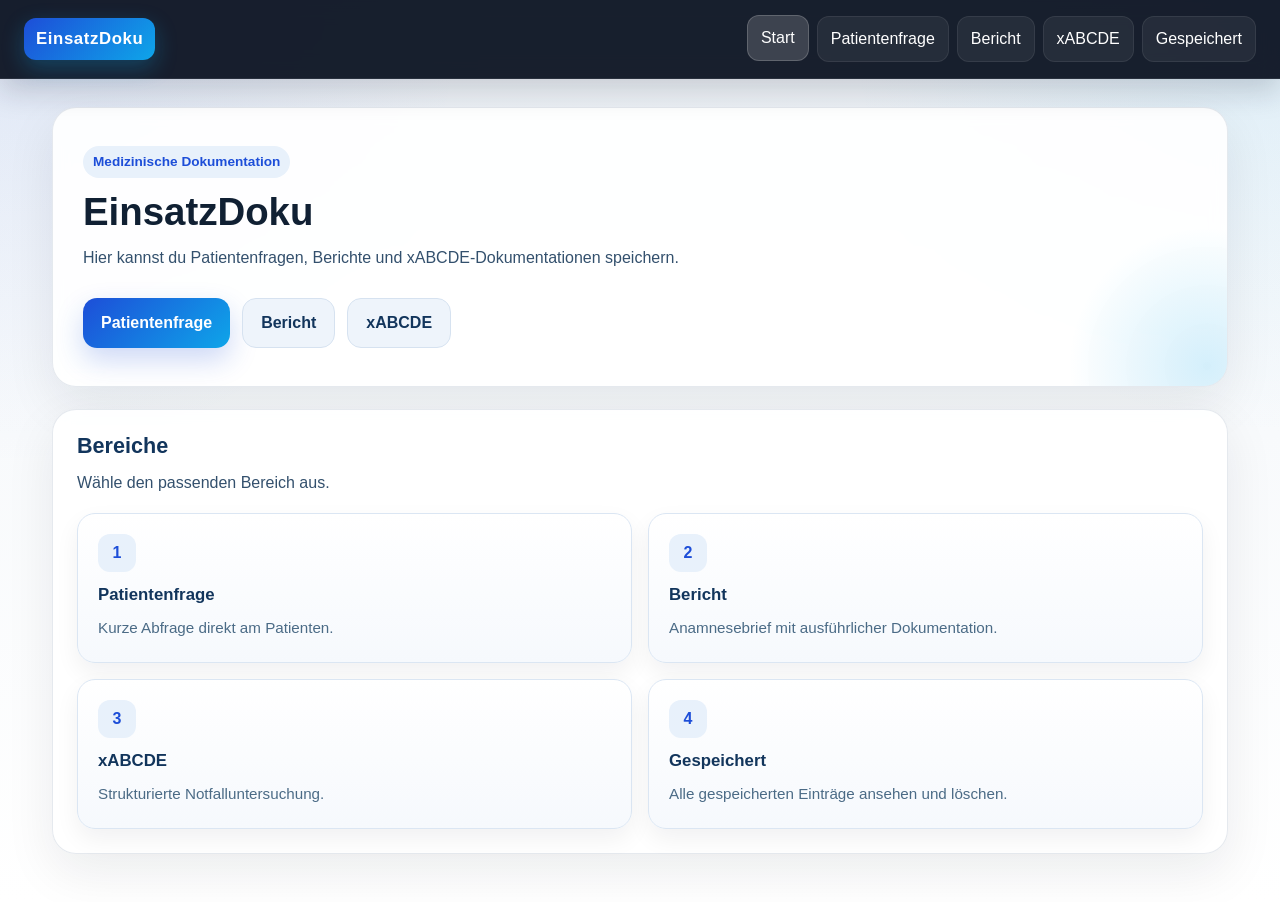
<file: index.html>
<!DOCTYPE html>
<html lang="de">
<head>
  <meta charset="UTF-8" />
  <meta name="viewport" content="width=device-width, initial-scale=1.0" />
  <title>EinsatzDoku</title>
  <link rel="stylesheet" href="styles.css" />
  <script defer src="script.js"></script>
</head>
<body>
  <header class="topbar">
    <div class="brand">EinsatzDoku</div>
    <nav class="topnav">
      <a class="active" href="index.html">Start</a>
      <a href="patientenfrage.html">Patientenfrage</a>
      <a href="bericht.html">Bericht</a>
      <a href="xabcde.html">xABCDE</a>
      <a href="gespeichert.html">Gespeichert</a>
    </nav>
  </header>

  <main class="wrap">
    <section class="hero card">
      <p class="eyebrow">Medizinische Dokumentation</p>
      <h1>EinsatzDoku</h1>
      <p>Hier kannst du Patientenfragen, Berichte und xABCDE-Dokumentationen speichern.</p>
      <div class="hero-actions">
        <a class="btn" href="patientenfrage.html">Patientenfrage</a>
        <a class="btn ghost" href="bericht.html">Bericht</a>
        <a class="btn ghost" href="xabcde.html">xABCDE</a>
      </div>
    </section>

    <section class="card">
      <div class="section-head">
        <h2>Bereiche</h2>
        <p>Wähle den passenden Bereich aus.</p>
      </div>

      <div class="nav-grid two">
        <a class="nav-card" href="patientenfrage.html">
          <span class="nav-icon">1</span>
          <span class="nav-title">Patientenfrage</span>
          <span class="nav-text">Kurze Abfrage direkt am Patienten.</span>
        </a>

        <a class="nav-card" href="bericht.html">
          <span class="nav-icon">2</span>
          <span class="nav-title">Bericht</span>
          <span class="nav-text">Anamnesebrief mit ausführlicher Dokumentation.</span>
        </a>

        <a class="nav-card" href="xabcde.html">
          <span class="nav-icon">3</span>
          <span class="nav-title">xABCDE</span>
          <span class="nav-text">Strukturierte Notfalluntersuchung.</span>
        </a>

        <a class="nav-card" href="gespeichert.html">
          <span class="nav-icon">4</span>
          <span class="nav-title">Gespeichert</span>
          <span class="nav-text">Alle gespeicherten Einträge ansehen und löschen.</span>
        </a>
      </div>
    </section>
  </main>
</body>
</html>
</file>
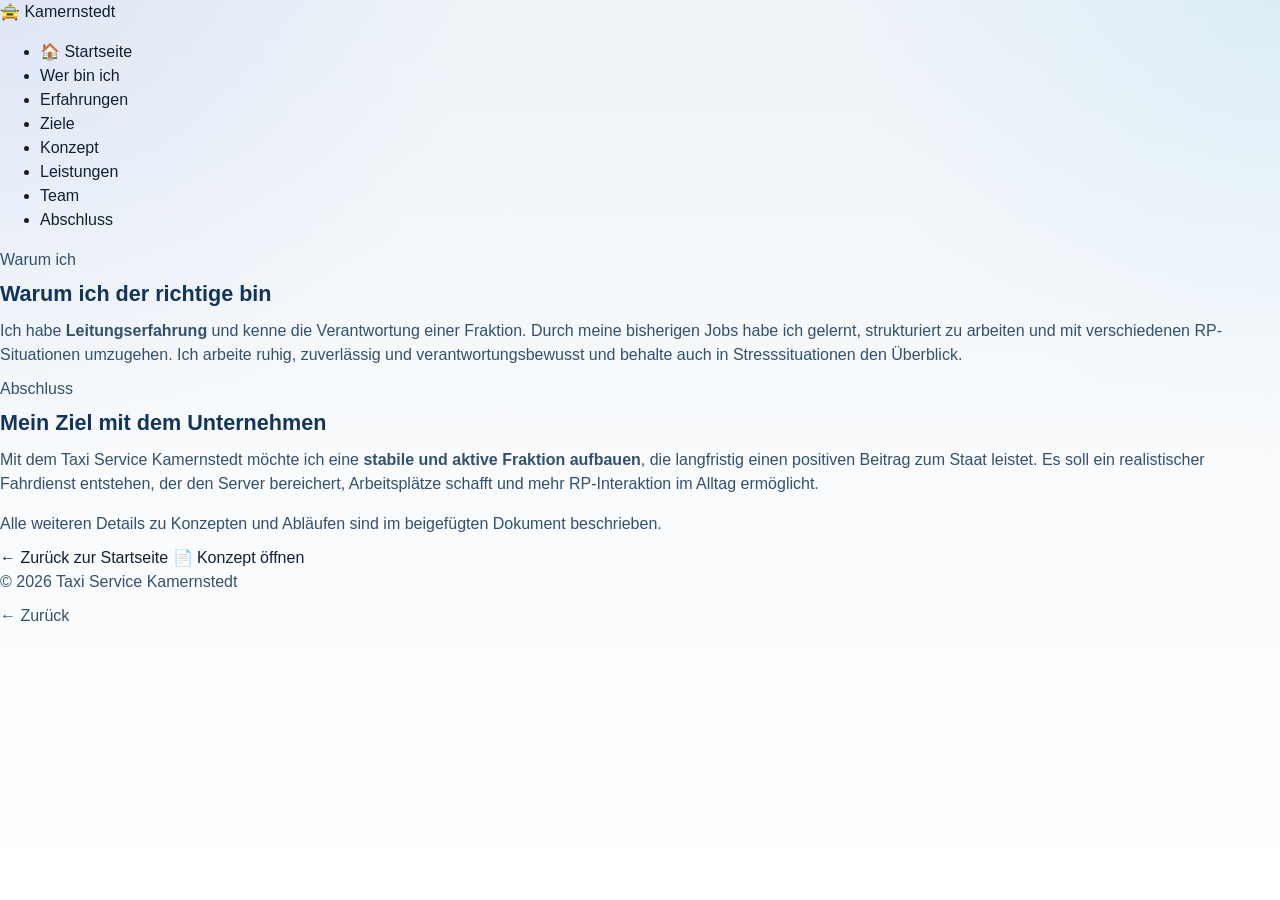
<file: abschluss.html>
<!DOCTYPE html>
<html lang="de">
<head>
    <meta charset="UTF-8">
    <meta name="viewport" content="width=device-width, initial-scale=1.0">
    <title>Abschluss | Taxi Service Kamernstedt</title>
    <link rel="stylesheet" href="styles.css">
</head>
<body>
    <header class="site-header">
<nav class="navbar">
    <a class="logo" href="index.html">🚖 Kamernstedt</a>
    <ul class="nav-links">
        <li><a href="index.html" class="home-btn">🏠 Startseite</a></li>
        <li><a href="wer-bin-ich.html">Wer bin ich</a></li>
        <li><a href="erfahrungen.html">Erfahrungen</a></li>
        <li><a href="ziele.html">Ziele</a></li>
        <li><a href="konzept.html">Konzept</a></li>
        <li><a href="leistungen.html">Leistungen</a></li>
        <li><a href="team.html">Team</a></li>
        <li><a href="abschluss.html">Abschluss</a></li>
    </ul>
</nav>
    </header>

    <main>
        <section class="section page-section">
            <div class="container">
                <p class="section-kicker">Warum ich</p>
                <div class="highlight-box">
                    <h2>Warum ich der richtige bin</h2>
                    <p>
                        Ich habe <strong>Leitungserfahrung</strong> und kenne die Verantwortung einer Fraktion. Durch meine bisherigen Jobs habe ich gelernt,
                        strukturiert zu arbeiten und mit verschiedenen RP-Situationen umzugehen. Ich arbeite ruhig, zuverlässig und verantwortungsbewusst
                        und behalte auch in Stresssituationen den Überblick.
                    </p>

                </div>
            </div>
        </section>
        
<section class="section page-section section-alt">
    <div class="container">
        <p class="section-kicker">Abschluss</p>
        <div class="content-box">
            <h2>Mein Ziel mit dem Unternehmen</h2>
            <p>
                Mit dem Taxi Service Kamernstedt möchte ich eine <strong>stabile und aktive Fraktion aufbauen</strong>, die langfristig einen positiven Beitrag zum Staat leistet.
                Es soll ein realistischer Fahrdienst entstehen, der den Server bereichert, Arbeitsplätze schafft und mehr RP-Interaktion im Alltag ermöglicht.
            </p>
                                <p style="margin-top: 1rem;">
                        Alle weiteren Details zu Konzepten und Abläufen sind im beigefügten Dokument beschrieben.
                    </p>
            <div class="button-group">
                <a href="index.html" class="cta-button">← Zurück zur Startseite</a>
                <a href="https://docs.google.com/document/d/1qXatkuvw_qlXkXmIFKZ_kdCjn-qTQZu0DMAfJ62qxfE/edit?usp=drivesdk" class="cta-button docs-btn" target="_blank">📄 Konzept öffnen</a>
            </div>
        </div>
    </div>
</section>
    </main>

    <footer class="site-footer">
        <div class="container footer-inner">
            <p>© 2026 Taxi Service Kamernstedt</p>
            <p><a href="team.html">← Zurück</a></p>
        </div>
    </footer>
</body>
</html>
</file>
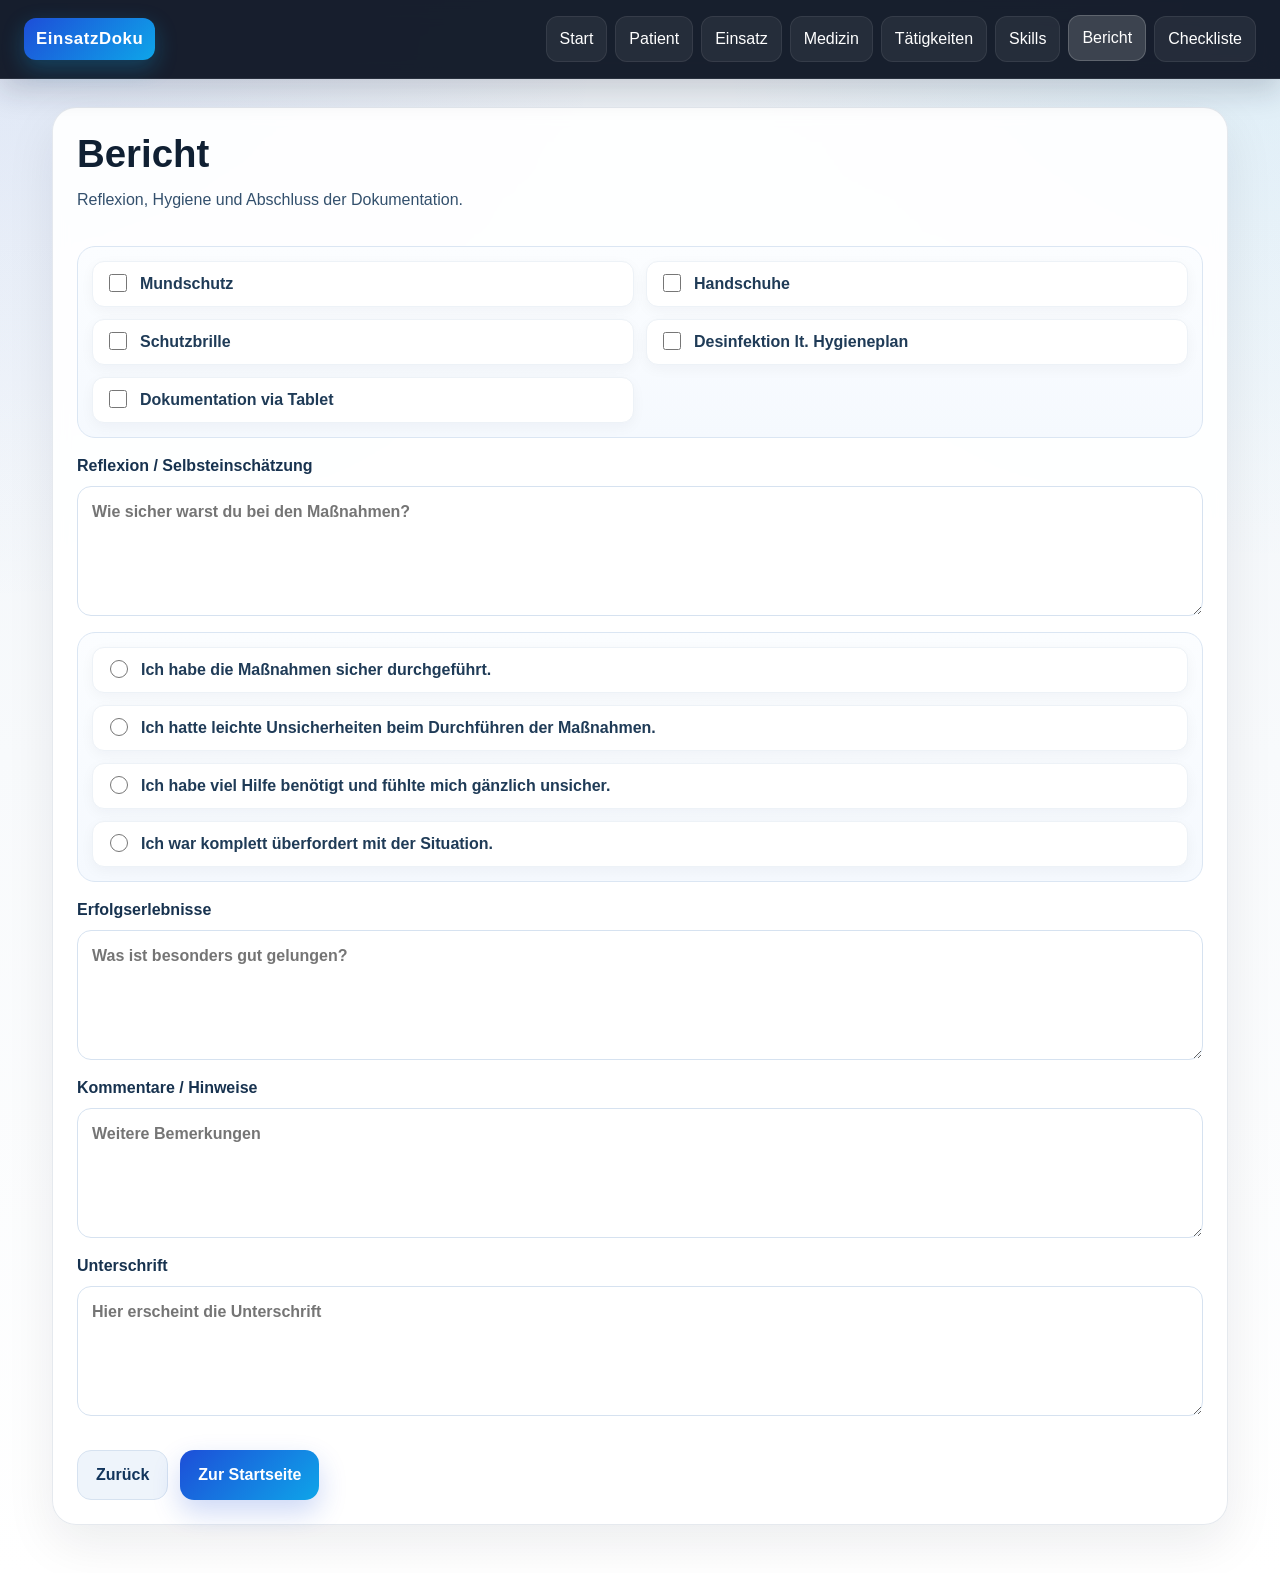
<file: bericht.html>
<!DOCTYPE html>
<html lang="de">
<head>
  <meta charset="UTF-8" />
  <meta name="viewport" content="width=device-width, initial-scale=1.0" />
  <title>Bericht</title>
  <link rel="stylesheet" href="styles.css" />
</head>
<body>
  <header class="topbar">
    <div class="brand">EinsatzDoku</div>
    <nav class="topnav">
      <a href="index.html">Start</a>
      <a href="patienten.html">Patient</a>
      <a href="einsatz.html">Einsatz</a>
      <a href="medizin.html">Medizin</a>
      <a href="taetigkeiten.html">Tätigkeiten</a>
      <a href="skills.html">Skills</a>
      <a class="active" href="bericht.html">Bericht</a>
      <a href="checkliste.html">Checkliste</a>
    </nav>
  </header>

  <main class="wrap">
    <section class="card form-page">
      <div class="section-head">
        <h1>Bericht</h1>
        <p>Reflexion, Hygiene und Abschluss der Dokumentation.</p>
      </div>

      <div class="checks cols2">
        <label><input type="checkbox" /> Mundschutz</label>
        <label><input type="checkbox" /> Handschuhe</label>
        <label><input type="checkbox" /> Schutzbrille</label>
        <label><input type="checkbox" /> Desinfektion lt. Hygieneplan</label>
        <label><input type="checkbox" /> Dokumentation via Tablet</label>
      </div>

      <label>Reflexion / Selbsteinschätzung<textarea placeholder="Wie sicher warst du bei den Maßnahmen?"></textarea></label>

      <div class="checks">
        <label><input type="radio" name="schaetzung" /> Ich habe die Maßnahmen sicher durchgeführt.</label>
        <label><input type="radio" name="schaetzung" /> Ich hatte leichte Unsicherheiten beim Durchführen der Maßnahmen.</label>
        <label><input type="radio" name="schaetzung" /> Ich habe viel Hilfe benötigt und fühlte mich gänzlich unsicher.</label>
        <label><input type="radio" name="schaetzung" /> Ich war komplett überfordert mit der Situation.</label>
      </div>

      <label>Erfolgserlebnisse<textarea placeholder="Was ist besonders gut gelungen?"></textarea></label>
      <label>Kommentare / Hinweise<textarea placeholder="Weitere Bemerkungen"></textarea></label>
      <label>Unterschrift<textarea placeholder="Hier erscheint die Unterschrift"></textarea></label>

      <div class="page-actions">
        <a class="btn ghost" href="skills.html">Zurück</a>
        <a class="btn" href="index.html">Zur Startseite</a>
      </div>
    </section>
  </main>
  <script src="script.js"></script>
</body>
</html>
</file>
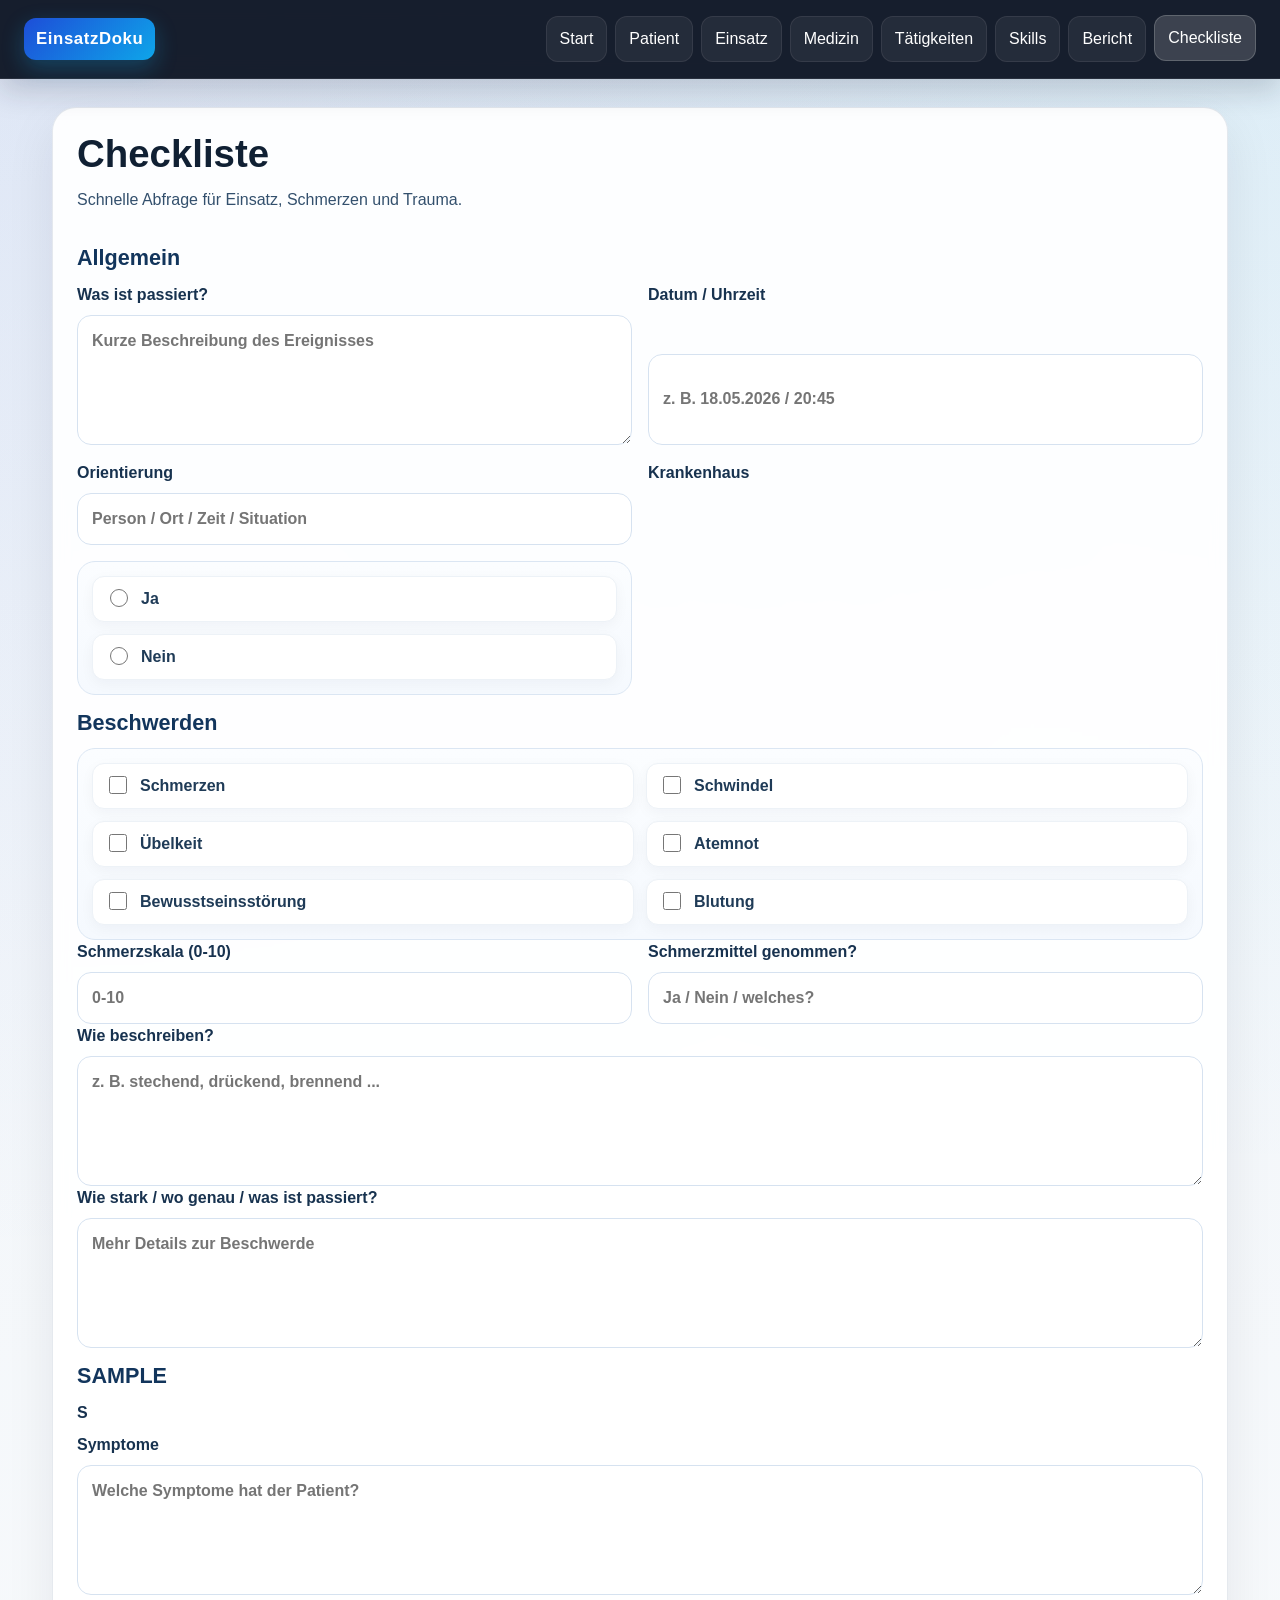
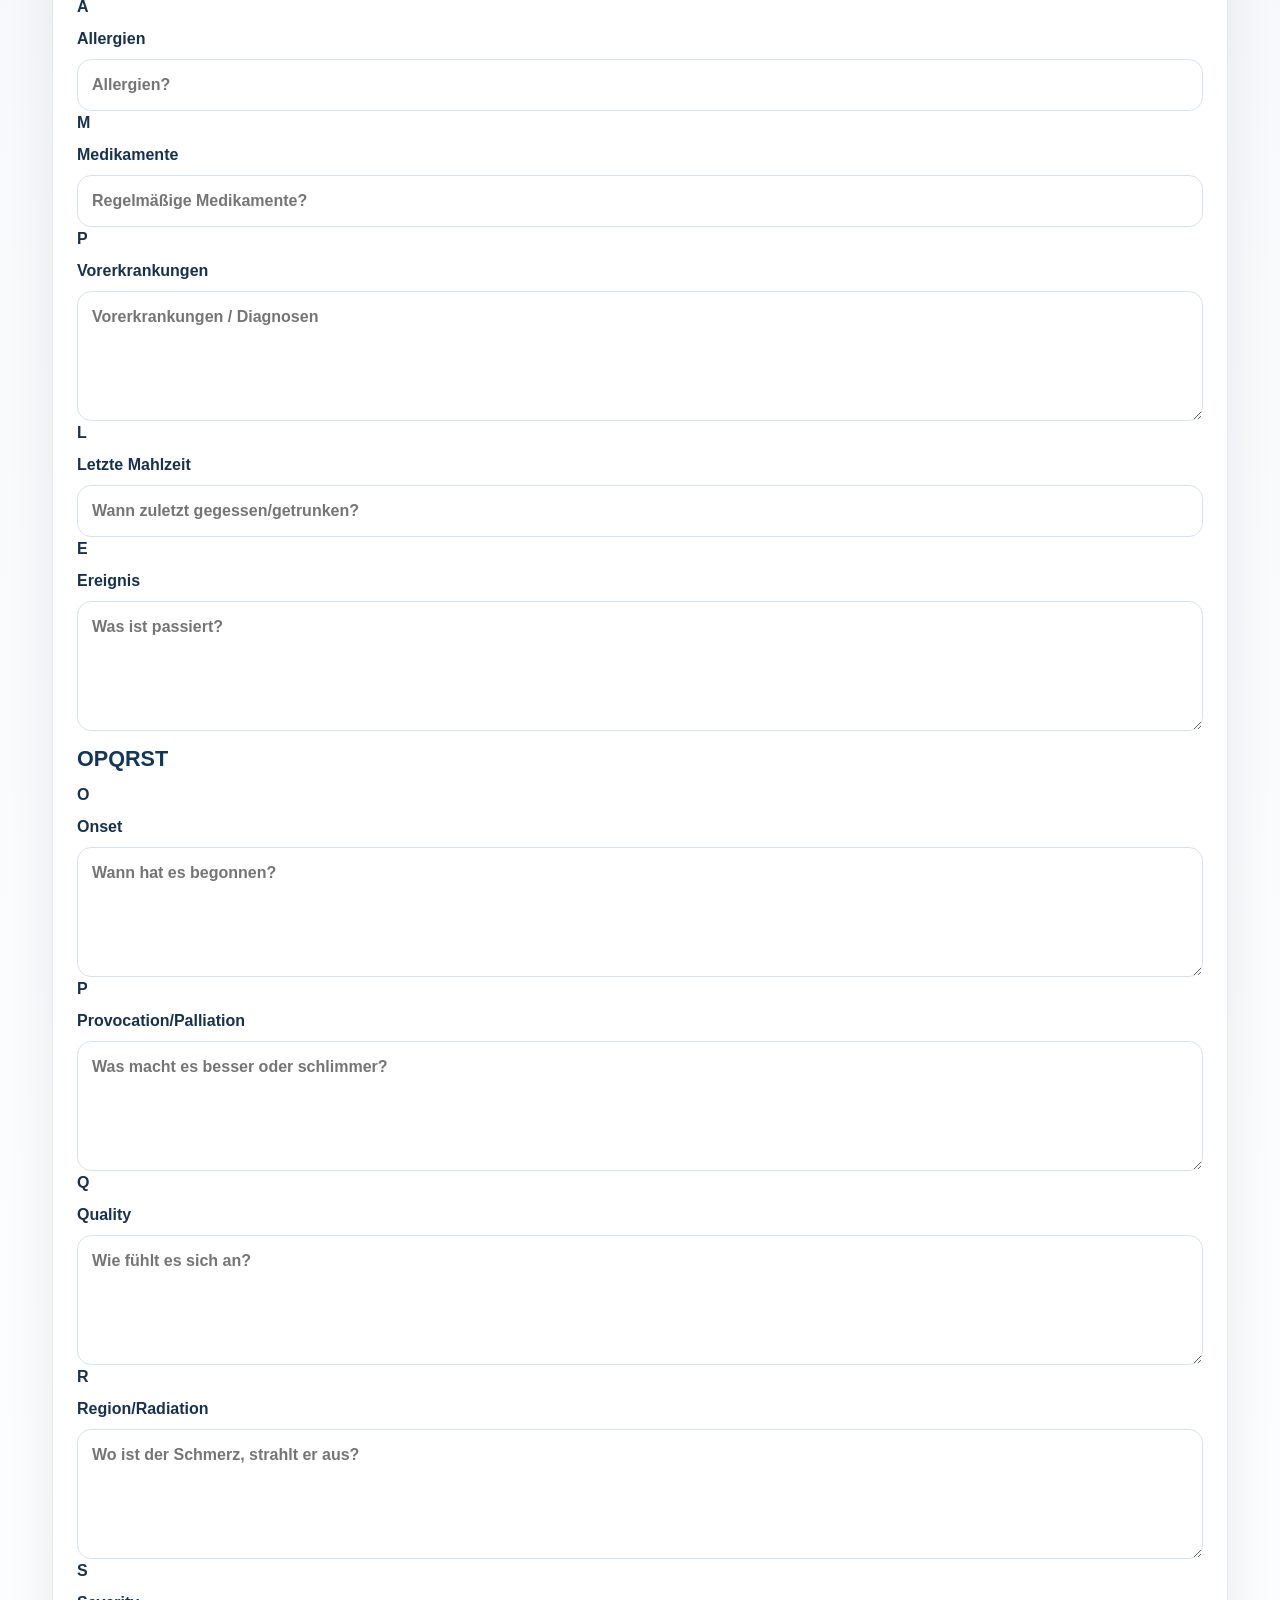
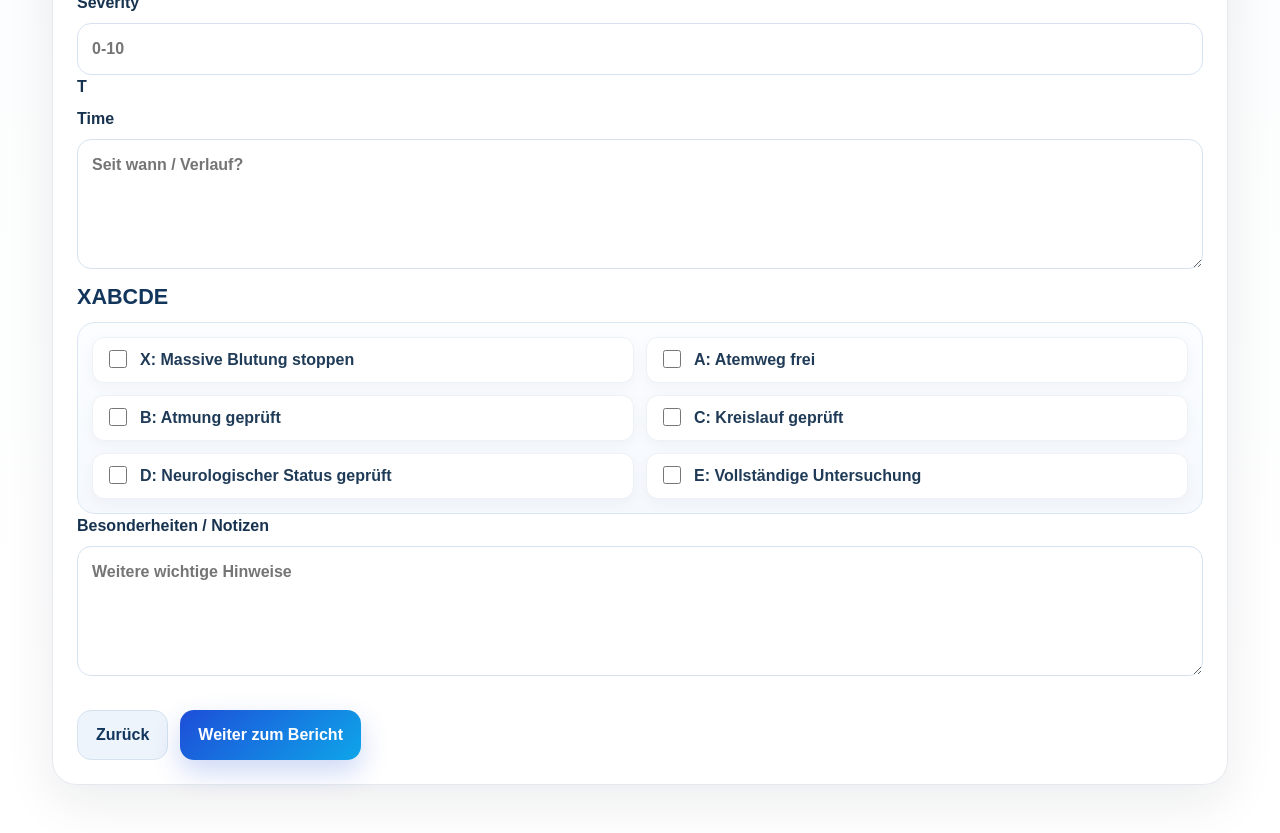
<file: checkliste.html>
<!DOCTYPE html>
<html lang="de">
<head>
  <meta charset="UTF-8" />
  <meta name="viewport" content="width=device-width, initial-scale=1.0" />
  <title>Checkliste</title>
  <link rel="stylesheet" href="styles.css" />
</head>
<body>
  <header class="topbar">
    <div class="brand">EinsatzDoku</div>
    <nav class="topnav">
      <a href="index.html">Start</a>
      <a href="patienten.html">Patient</a>
      <a href="einsatz.html">Einsatz</a>
      <a href="medizin.html">Medizin</a>
      <a href="taetigkeiten.html">Tätigkeiten</a>
      <a href="skills.html">Skills</a>
      <a href="bericht.html">Bericht</a>
       <a class="active" href="checkliste.html">Checkliste</a>
    </nav>
  </header>

  <main class="wrap">
    <section class="card form-page">
      <div class="section-head">
        <h1>Checkliste</h1>
        <p>Schnelle Abfrage für Einsatz, Schmerzen und Trauma.</p>
      </div>

      <div class="check-panel">
        <h2>Allgemein</h2>
        <div class="form-grid">
          <label>Was ist passiert?<textarea placeholder="Kurze Beschreibung des Ereignisses"></textarea></label>
          <label>Datum / Uhrzeit<input type="text" placeholder="z. B. 18.05.2026 / 20:45" /></label>
          <label>Orientierung<input type="text" placeholder="Person / Ort / Zeit / Situation" /></label>
          <label>Krankenhaus</label>
          <div class="checks">
            <label><input type="radio" name="kh" /> Ja</label>
            <label><input type="radio" name="kh" /> Nein</label>
          </div>
        </div>
      </div>

      <div class="check-panel">
        <h2>Beschwerden</h2>
        <div class="checks cols2">
          <label><input type="checkbox" /> Schmerzen</label>
          <label><input type="checkbox" /> Schwindel</label>
          <label><input type="checkbox" /> Übelkeit</label>
          <label><input type="checkbox" /> Atemnot</label>
          <label><input type="checkbox" /> Bewusstseinsstörung</label>
          <label><input type="checkbox" /> Blutung</label>
        </div>

        <div class="form-grid">
          <label>Schmerzskala (0-10)<input type="number" min="0" max="10" placeholder="0-10" /></label>
          <label>Schmerzmittel genommen?<input type="text" placeholder="Ja / Nein / welches?" /></label>
        </div>

        <label>Wie beschreiben?<textarea placeholder="z. B. stechend, drückend, brennend ..."></textarea></label>
        <label>Wie stark / wo genau / was ist passiert?<textarea placeholder="Mehr Details zur Beschwerde"></textarea></label>
      </div>

      <div class="check-panel">
        <h2>SAMPLE</h2>
        <div class="sample-grid">
          <label><strong>S</strong> Symptome<textarea placeholder="Welche Symptome hat der Patient?"></textarea></label>
          <label><strong>A</strong> Allergien<input type="text" placeholder="Allergien?" /></label>
          <label><strong>M</strong> Medikamente<input type="text" placeholder="Regelmäßige Medikamente?" /></label>
          <label><strong>P</strong> Vorerkrankungen<textarea placeholder="Vorerkrankungen / Diagnosen"></textarea></label>
          <label><strong>L</strong> Letzte Mahlzeit<input type="text" placeholder="Wann zuletzt gegessen/getrunken?" /></label>
          <label><strong>E</strong> Ereignis<textarea placeholder="Was ist passiert?"></textarea></label>
        </div>
      </div>

      <div class="check-panel">
        <h2>OPQRST</h2>
        <div class="sample-grid">
          <label><strong>O</strong> Onset<textarea placeholder="Wann hat es begonnen?"></textarea></label>
          <label><strong>P</strong> Provocation/Palliation<textarea placeholder="Was macht es besser oder schlimmer?"></textarea></label>
          <label><strong>Q</strong> Quality<textarea placeholder="Wie fühlt es sich an?"></textarea></label>
          <label><strong>R</strong> Region/Radiation<textarea placeholder="Wo ist der Schmerz, strahlt er aus?"></textarea></label>
          <label><strong>S</strong> Severity<input type="number" min="0" max="10" placeholder="0-10" /></label>
          <label><strong>T</strong> Time<textarea placeholder="Seit wann / Verlauf?"></textarea></label>
        </div>
      </div>

      <div class="check-panel">
        <h2>XABCDE</h2>
        <div class="checks cols2">
          <label><input type="checkbox" /> X: Massive Blutung stoppen</label>
          <label><input type="checkbox" /> A: Atemweg frei</label>
          <label><input type="checkbox" /> B: Atmung geprüft</label>
          <label><input type="checkbox" /> C: Kreislauf geprüft</label>
          <label><input type="checkbox" /> D: Neurologischer Status geprüft</label>
          <label><input type="checkbox" /> E: Vollständige Untersuchung</label>
        </div>

        <label>Besonderheiten / Notizen<textarea placeholder="Weitere wichtige Hinweise"></textarea></label>
      </div>

      <div class="page-actions">
        <a class="btn ghost" href="skills.html">Zurück</a>
        <a class="btn" href="bericht.html">Weiter zum Bericht</a>
      </div>
    </section>
  </main>
  <script src="script.js"></script>
</body>
</html>
</file>
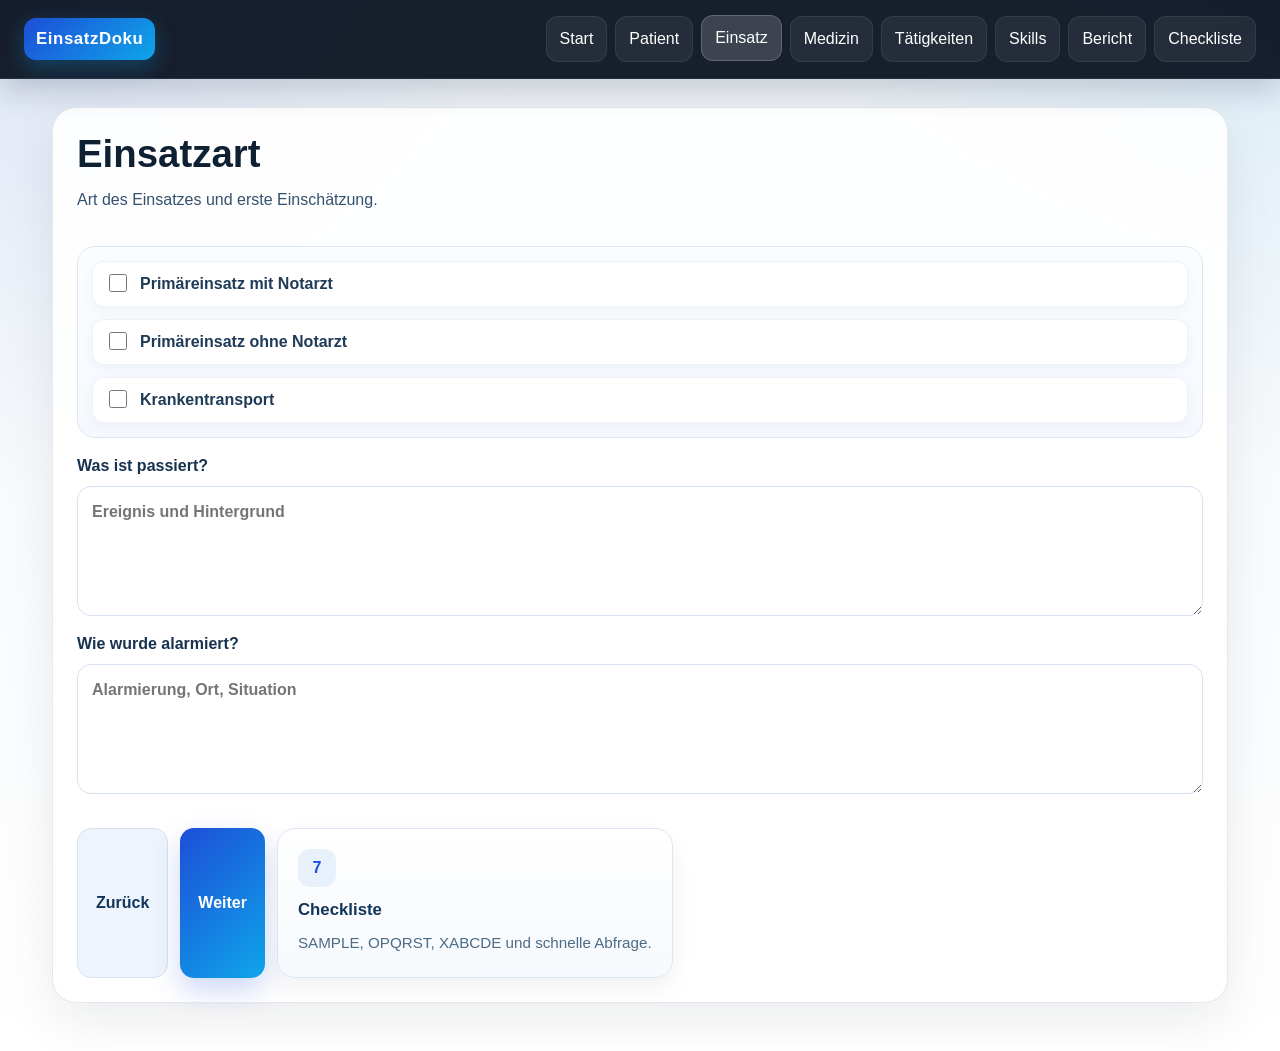
<file: einsatz.html>
<!DOCTYPE html>
<html lang="de">
<head>
  <meta charset="UTF-8" />
  <meta name="viewport" content="width=device-width, initial-scale=1.0" />
  <title>Einsatzart</title>
  <link rel="stylesheet" href="styles.css" />
</head>
<body>
  <header class="topbar">
    <div class="brand">EinsatzDoku</div>
    <nav class="topnav">
      <a href="index.html">Start</a>
      <a href="patienten.html">Patient</a>
      <a class="active" href="einsatz.html">Einsatz</a>
      <a href="medizin.html">Medizin</a>
      <a href="taetigkeiten.html">Tätigkeiten</a>
      <a href="skills.html">Skills</a>
      <a href="bericht.html">Bericht</a>
      <a href="checkliste.html">Checkliste</a>
    </nav>
  </header>

  <main class="wrap">
    <section class="card form-page">
      <div class="section-head">
        <h1>Einsatzart</h1>
        <p>Art des Einsatzes und erste Einschätzung.</p>
      </div>

      <div class="checks">
        <label><input type="checkbox" /> Primäreinsatz mit Notarzt</label>
        <label><input type="checkbox" /> Primäreinsatz ohne Notarzt</label>
        <label><input type="checkbox" /> Krankentransport</label>
      </div>

      <label>Was ist passiert?<textarea placeholder="Ereignis und Hintergrund"></textarea></label>
      <label>Wie wurde alarmiert?<textarea placeholder="Alarmierung, Ort, Situation"></textarea></label>

      <div class="page-actions">
        <a class="btn ghost" href="patienten.html">Zurück</a>
        <a class="btn" href="medizin.html">Weiter</a>
        <a class="nav-card" href="checkliste.html">
  <span class="nav-icon">7</span>
  <span class="nav-title">Checkliste</span>
  <span class="nav-text">SAMPLE, OPQRST, XABCDE und schnelle Abfrage.</span>
</a>
      </div>
    </section>
  </main>
  <script src="script.js"></script>
</body>
</html>
</file>
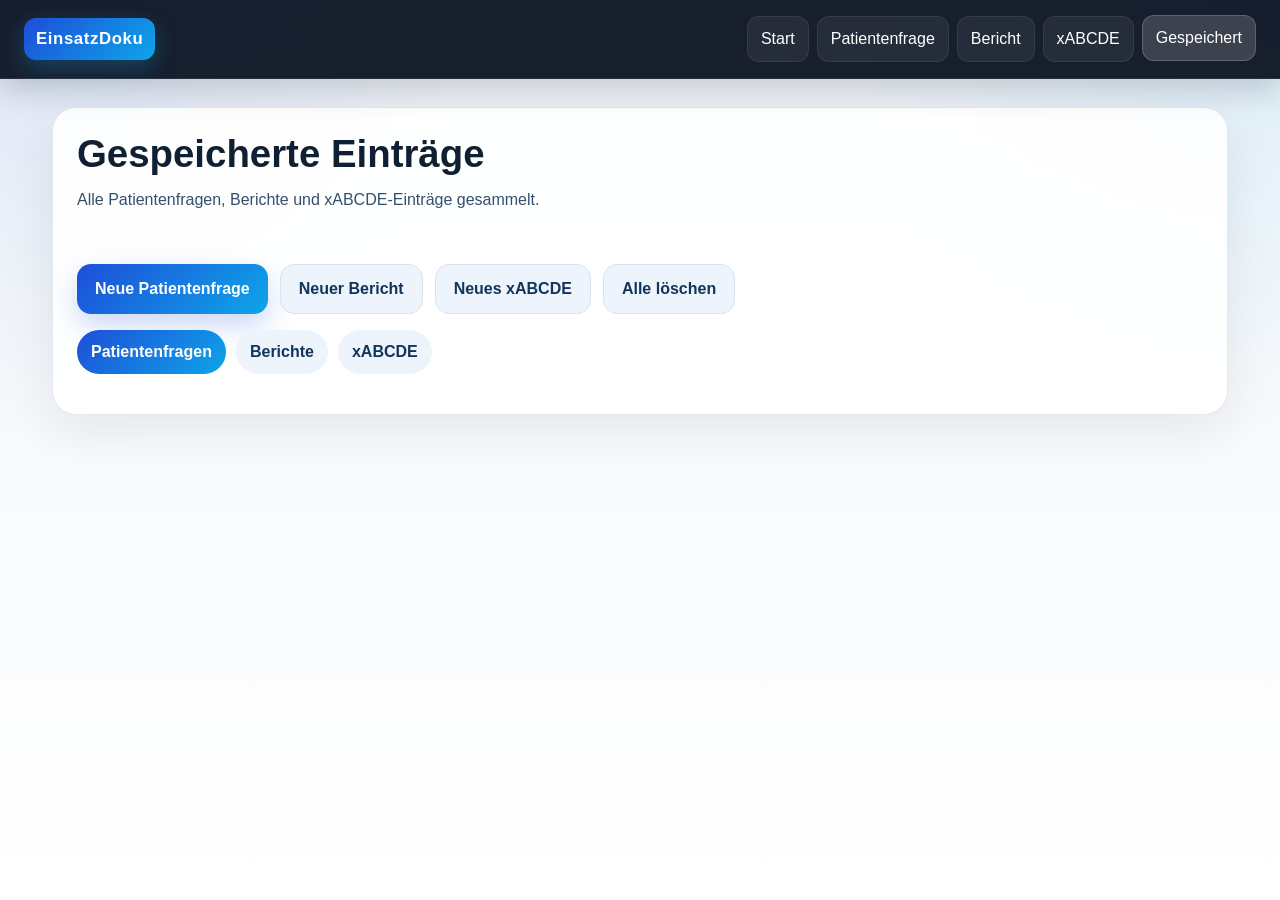
<file: gespeichert.html>
<!DOCTYPE html>
<html lang="de">
<head>
  <meta charset="UTF-8" />
  <meta name="viewport" content="width=device-width, initial-scale=1.0" />
  <title>Gespeichert</title>
  <link rel="stylesheet" href="styles.css" />
  <script defer src="script.js"></script>
</head>
<body>
  <header class="topbar">
    <div class="brand">EinsatzDoku</div>
    <nav class="topnav">
      <a href="index.html">Start</a>
      <a href="patientenfrage.html">Patientenfrage</a>
      <a href="bericht.html">Bericht</a>
      <a href="xabcde.html">xABCDE</a>
      <a class="active" href="gespeichert.html">Gespeichert</a>
    </nav>
  </header>

  <main class="wrap">
    <section class="card form-page">
      <div class="section-head">
        <h1>Gespeicherte Einträge</h1>
        <p>Alle Patientenfragen, Berichte und xABCDE-Einträge gesammelt.</p>
      </div>

      <div class="page-actions">
        <a class="btn" href="patientenfrage.html">Neue Patientenfrage</a>
        <a class="btn ghost" href="bericht.html">Neuer Bericht</a>
        <a class="btn ghost" href="xabcde.html">Neues xABCDE</a>
        <button class="btn ghost" id="clearAllBtn" type="button">Alle löschen</button>
      </div>

      <div class="switcher">
        <button class="tab-btn active" data-view="patient" type="button">Patientenfragen</button>
        <button class="tab-btn" data-view="report" type="button">Berichte</button>
        <button class="tab-btn" data-view="xabcde" type="button">xABCDE</button>
      </div>

      <div id="savedList" class="saved-list"></div>
    </section>
  </main>
</body>
</html>
</file>
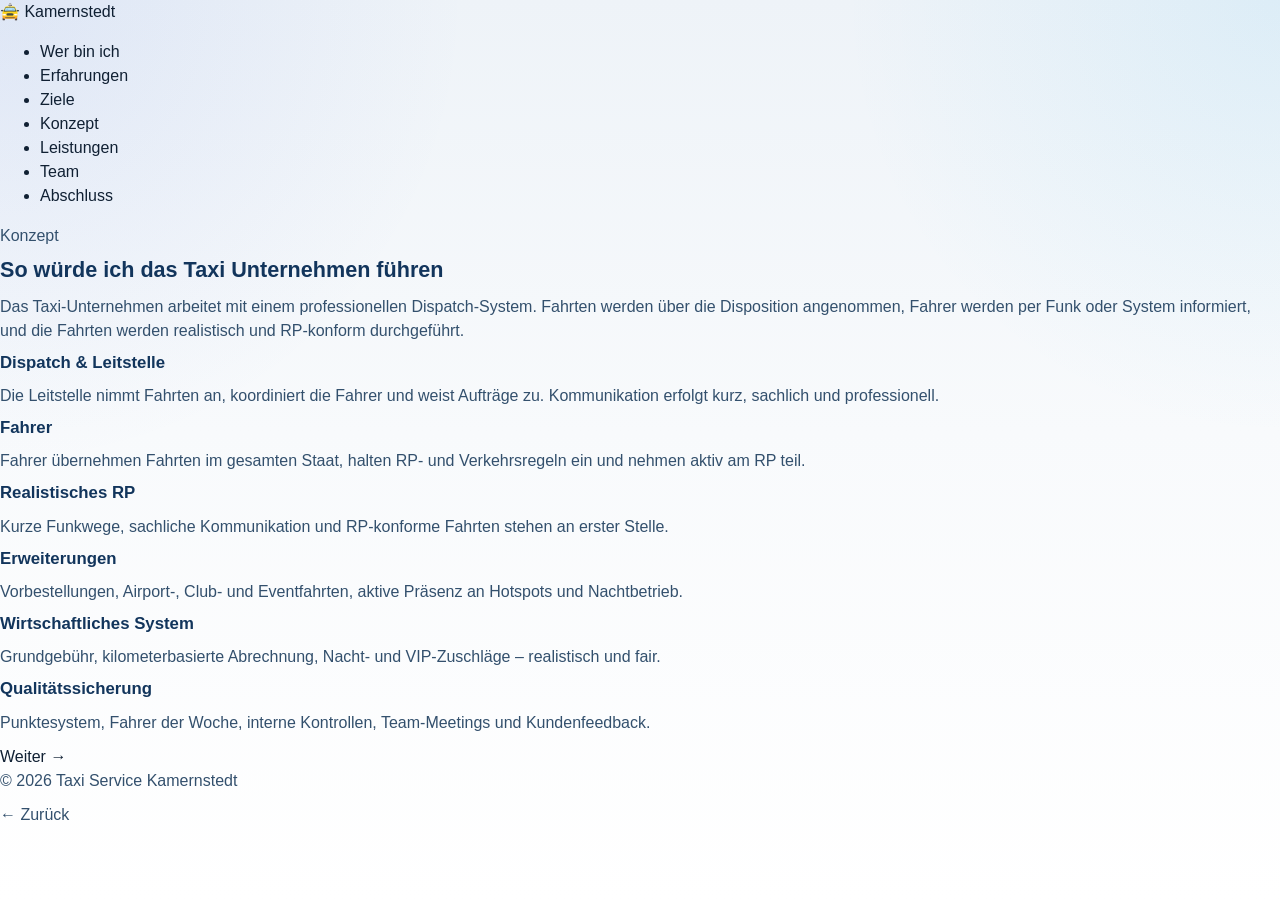
<file: konzept.html>
<!DOCTYPE html>
<html lang="de">
<head>
    <meta charset="UTF-8">
    <meta name="viewport" content="width=device-width, initial-scale=1.0">
    <title>Konzept | Taxi Service Kamernstedt</title>
    <link rel="stylesheet" href="styles.css">
</head>
<body>
    <header class="site-header">
        <nav class="navbar">
            <a class="logo" href="index.html">🚖 Kamernstedt</a>
            <ul class="nav-links">
                <li><a href="wer-bin-ich.html">Wer bin ich</a></li>
                <li><a href="erfahrungen.html">Erfahrungen</a></li>
                <li><a href="ziele.html">Ziele</a></li>
                <li><a href="konzept.html">Konzept</a></li>
                <li><a href="leistungen.html">Leistungen</a></li>
                <li><a href="team.html">Team</a></li>
                <li><a href="abschluss.html">Abschluss</a></li>
            </ul>
        </nav>
    </header>

    <main>
        <section class="section page-section section-alt">
            <div class="container">
                <p class="section-kicker">Konzept</p>
                <div class="section-heading">
                    <h2>So würde ich das Taxi Unternehmen führen</h2>
                    <p class="section-text">
                        Das Taxi-Unternehmen arbeitet mit einem professionellen Dispatch-System.
                        Fahrten werden über die Disposition angenommen, Fahrer werden per Funk oder System informiert,
                        und die Fahrten werden realistisch und RP-konform durchgeführt.
                    </p>
                </div>
                <div class="card-grid">
                    <article class="info-card">
                        <h3>Dispatch & Leitstelle</h3>
                        <p>Die Leitstelle nimmt Fahrten an, koordiniert die Fahrer und weist Aufträge zu. Kommunikation erfolgt kurz, sachlich und professionell.</p>
                    </article>
                    <article class="info-card">
                        <h3>Fahrer</h3>
                        <p>Fahrer übernehmen Fahrten im gesamten Staat, halten RP- und Verkehrsregeln ein und nehmen aktiv am RP teil.</p>
                    </article>
                    <article class="info-card">
                        <h3>Realistisches RP</h3>
                        <p>Kurze Funkwege, sachliche Kommunikation und RP-konforme Fahrten stehen an erster Stelle.</p>
                    </article>
                    <article class="info-card">
                        <h3>Erweiterungen</h3>
                        <p>Vorbestellungen, Airport-, Club- und Eventfahrten, aktive Präsenz an Hotspots und Nachtbetrieb.</p>
                    </article>
                    <article class="info-card">
                        <h3>Wirtschaftliches System</h3>
                        <p>Grundgebühr, kilometerbasierte Abrechnung, Nacht- und VIP-Zuschläge – realistisch und fair.</p>
                    </article>
                    <article class="info-card">
                        <h3>Qualitätssicherung</h3>
                        <p>Punktesystem, Fahrer der Woche, interne Kontrollen, Team-Meetings und Kundenfeedback.</p>
                    </article>
                </div>
                <a href="leistungen.html" class="cta-button next-page">Weiter →</a>
            </div>
        </section>
    </main>

    <footer class="site-footer">
        <div class="container footer-inner">
            <p>© 2026 Taxi Service Kamernstedt</p>
            <p><a href="ziele.html">← Zurück</a></p>
        </div>
    </footer>
</body>
</html>
</file>
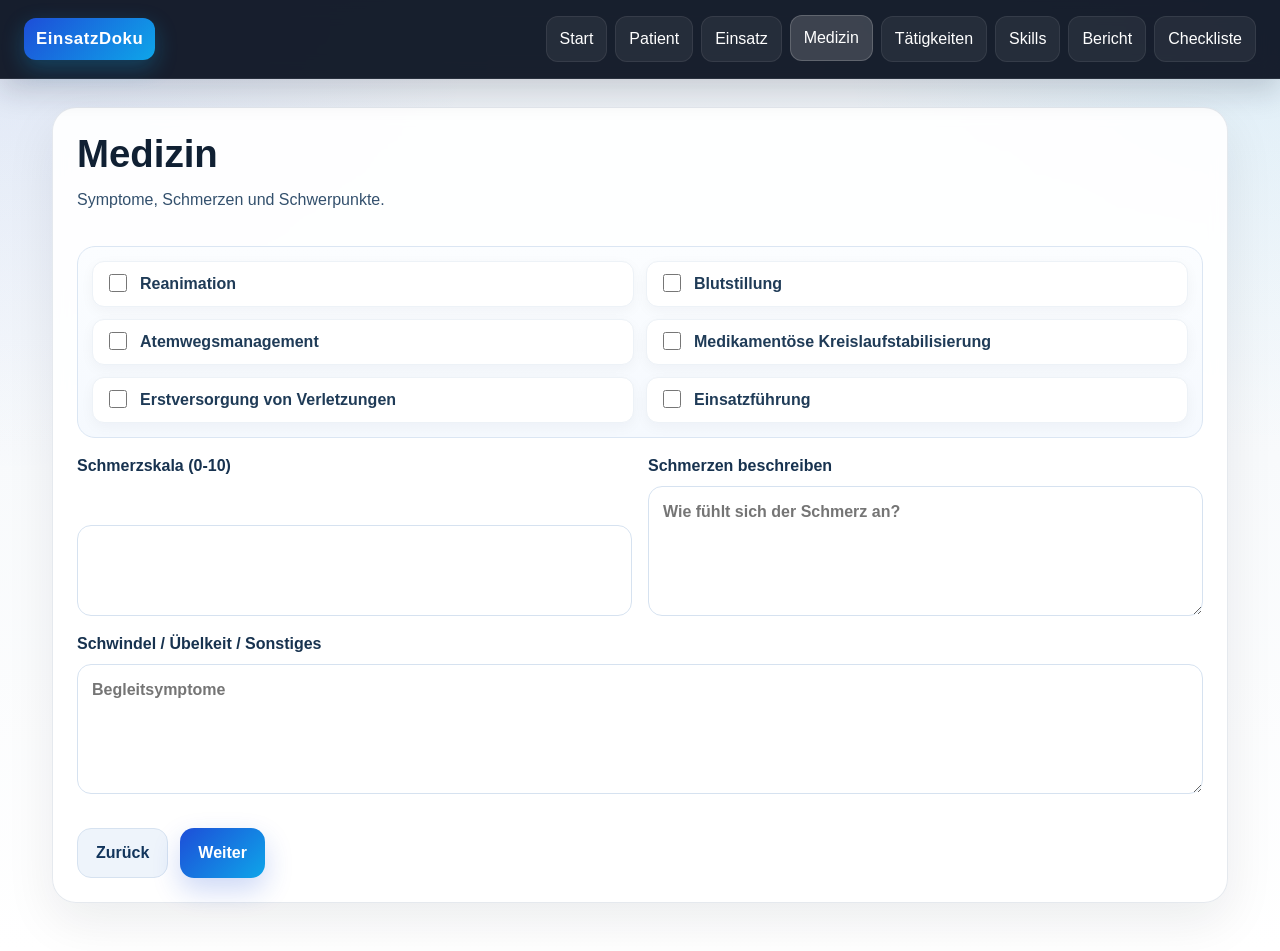
<file: medizin.html>
<!DOCTYPE html>
<html lang="de">
<head>
  <meta charset="UTF-8" />
  <meta name="viewport" content="width=device-width, initial-scale=1.0" />
  <title>Medizin</title>
  <link rel="stylesheet" href="styles.css" />
</head>
<body>
  <header class="topbar">
    <div class="brand">EinsatzDoku</div>
    <nav class="topnav">
      <a href="index.html">Start</a>
      <a href="patienten.html">Patient</a>
      <a href="einsatz.html">Einsatz</a>
      <a class="active" href="medizin.html">Medizin</a>
      <a href="taetigkeiten.html">Tätigkeiten</a>
      <a href="skills.html">Skills</a>
      <a href="bericht.html">Bericht</a>
      <a href="checkliste.html">Checkliste</a>
    </nav>
  </header>

  <main class="wrap">
    <section class="card form-page">
      <div class="section-head">
        <h1>Medizin</h1>
        <p>Symptome, Schmerzen und Schwerpunkte.</p>
      </div>

      <div class="checks cols2">
        <label><input type="checkbox" /> Reanimation</label>
        <label><input type="checkbox" /> Blutstillung</label>
        <label><input type="checkbox" /> Atemwegsmanagement</label>
        <label><input type="checkbox" /> Medikamentöse Kreislaufstabilisierung</label>
        <label><input type="checkbox" /> Erstversorgung von Verletzungen</label>
        <label><input type="checkbox" /> Einsatzführung</label>
      </div>

      <div class="form-grid">
        <label>Schmerzskala (0-10)<input type="number" min="0" max="10" /></label>
        <label>Schmerzen beschreiben<textarea placeholder="Wie fühlt sich der Schmerz an?"></textarea></label>
      </div>

      <label>Schwindel / Übelkeit / Sonstiges<textarea placeholder="Begleitsymptome"></textarea></label>

      <div class="page-actions">
        <a class="btn ghost" href="einsatz.html">Zurück</a>
        <a class="btn" href="taetigkeiten.html">Weiter</a>
      </div>
    </section>
  </main>
  <script src="script.js"></script>
</body>
</html>
</file>
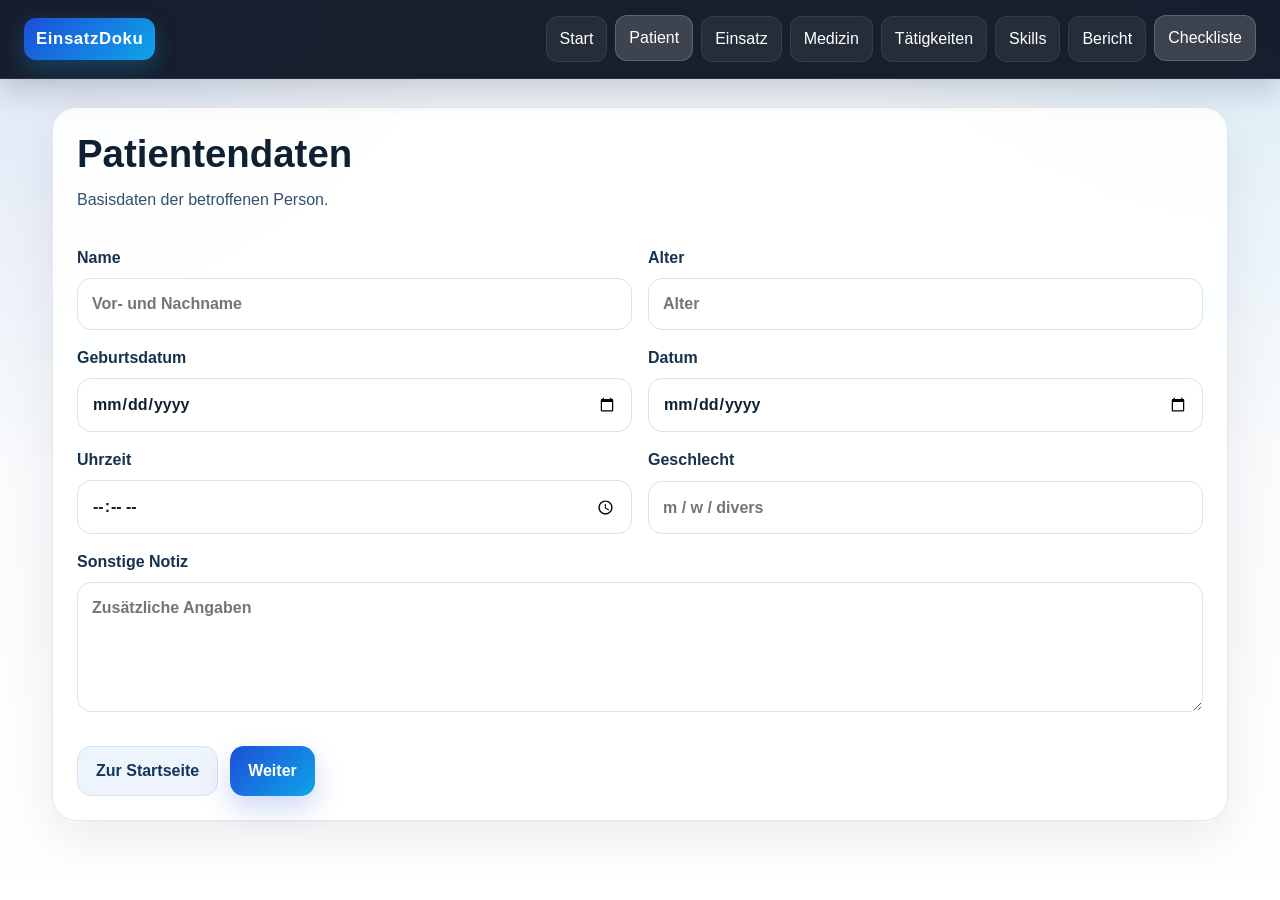
<file: patienten.html>
<!DOCTYPE html>
<html lang="de">
<head>
  <meta charset="UTF-8" />
  <meta name="viewport" content="width=device-width, initial-scale=1.0" />
  <title>Patientendaten</title>
  <link rel="stylesheet" href="styles.css" />
</head>
<body>
  <header class="topbar">
    <div class="brand">EinsatzDoku</div>
    <nav class="topnav">
      <a href="index.html">Start</a>
      <a class="active" href="patienten.html">Patient</a>
      <a href="einsatz.html">Einsatz</a>
      <a href="medizin.html">Medizin</a>
      <a href="taetigkeiten.html">Tätigkeiten</a>
      <a href="skills.html">Skills</a>
      <a href="bericht.html">Bericht</a>
 <a class="active" href="checkliste.html">Checkliste</a>
    </nav>
  </header>

  <main class="wrap">
    <section class="card form-page">
      <div class="section-head">
        <h1>Patientendaten</h1>
        <p>Basisdaten der betroffenen Person.</p>
      </div>

      <div class="form-grid">
        <label>Name<input type="text" placeholder="Vor- und Nachname" /></label>
        <label>Alter<input type="text" placeholder="Alter" /></label>
        <label>Geburtsdatum<input type="date" /></label>
        <label>Datum<input type="date" /></label>
        <label>Uhrzeit<input type="time" /></label>
        <label>Geschlecht<input type="text" placeholder="m / w / divers" /></label>
      </div>

      <label>Sonstige Notiz<textarea placeholder="Zusätzliche Angaben"></textarea></label>
      <div class="page-actions">
        <a class="btn ghost" href="index.html">Zur Startseite</a>
        <a class="btn" href="einsatz.html">Weiter</a>
      </div>
    </section>
  </main>
  <script src="script.js"></script>
</body>
</html>
</file>
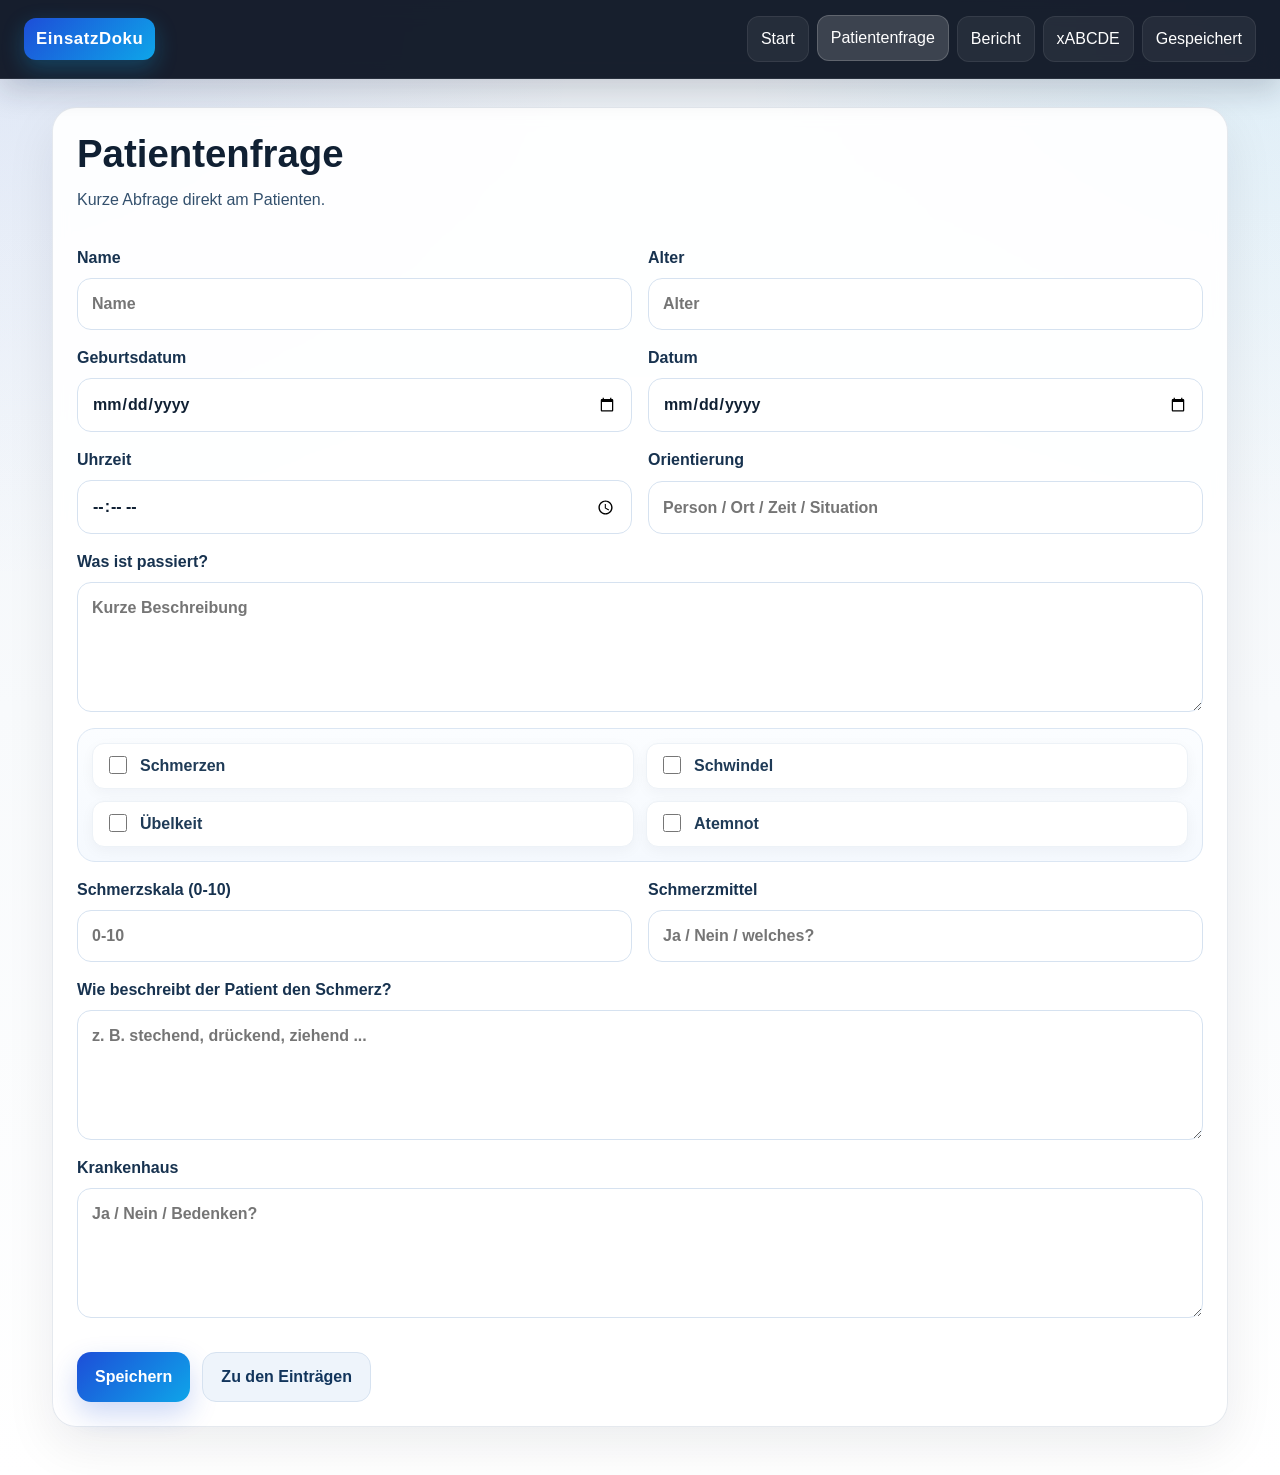
<file: patientenfrage.html>
<!DOCTYPE html>
<html lang="de">
<head>
  <meta charset="UTF-8" />
  <meta name="viewport" content="width=device-width, initial-scale=1.0" />
  <title>Patientenfrage</title>
  <link rel="stylesheet" href="styles.css" />
  <script defer src="script.js"></script>
</head>
<body>
  <header class="topbar">
    <div class="brand">EinsatzDoku</div>
    <nav class="topnav">
      <a href="index.html">Start</a>
      <a class="active" href="patientenfrage.html">Patientenfrage</a>
      <a href="bericht.html">Bericht</a>
      <a href="xabcde.html">xABCDE</a>
      <a href="gespeichert.html">Gespeichert</a>
    </nav>
  </header>

  <main class="wrap">
    <section class="card form-page">
      <div class="section-head">
        <h1>Patientenfrage</h1>
        <p>Kurze Abfrage direkt am Patienten.</p>
      </div>

      <form id="patientForm" class="form-stack">
        <div class="form-grid">
          <label>Name<input name="name" type="text" placeholder="Name" /></label>
          <label>Alter<input name="alter" type="text" placeholder="Alter" /></label>
          <label>Geburtsdatum<input name="geburtsdatum" type="date" /></label>
          <label>Datum<input name="datum" type="date" /></label>
          <label>Uhrzeit<input name="uhrzeit" type="time" /></label>
          <label>Orientierung<input name="orientierung" type="text" placeholder="Person / Ort / Zeit / Situation" /></label>
        </div>

        <label>Was ist passiert?<textarea name="was_passiert" placeholder="Kurze Beschreibung"></textarea></label>

        <div class="checks cols2">
          <label><input type="checkbox" name="schmerzen" value="ja" /> Schmerzen</label>
          <label><input type="checkbox" name="schwindel" value="ja" /> Schwindel</label>
          <label><input type="checkbox" name="uebelkeit" value="ja" /> Übelkeit</label>
          <label><input type="checkbox" name="atemnot" value="ja" /> Atemnot</label>
        </div>

        <div class="form-grid">
          <label>Schmerzskala (0-10)<input name="schmerzskala" type="number" min="0" max="10" placeholder="0-10" /></label>
          <label>Schmerzmittel<input name="schmerzmittel" type="text" placeholder="Ja / Nein / welches?" /></label>
        </div>

        <label>Wie beschreibt der Patient den Schmerz?<textarea name="schmerzbeschreibung" placeholder="z. B. stechend, drückend, ziehend ..."></textarea></label>
        <label>Krankenhaus<textarea name="krankenhaus" placeholder="Ja / Nein / Bedenken?"></textarea></label>

        <div class="page-actions">
          <button class="btn" type="submit">Speichern</button>
          <a class="btn ghost" href="gespeichert.html">Zu den Einträgen</a>
        </div>
      </form>
    </section>
  </main>
</body>
</html>
</file>
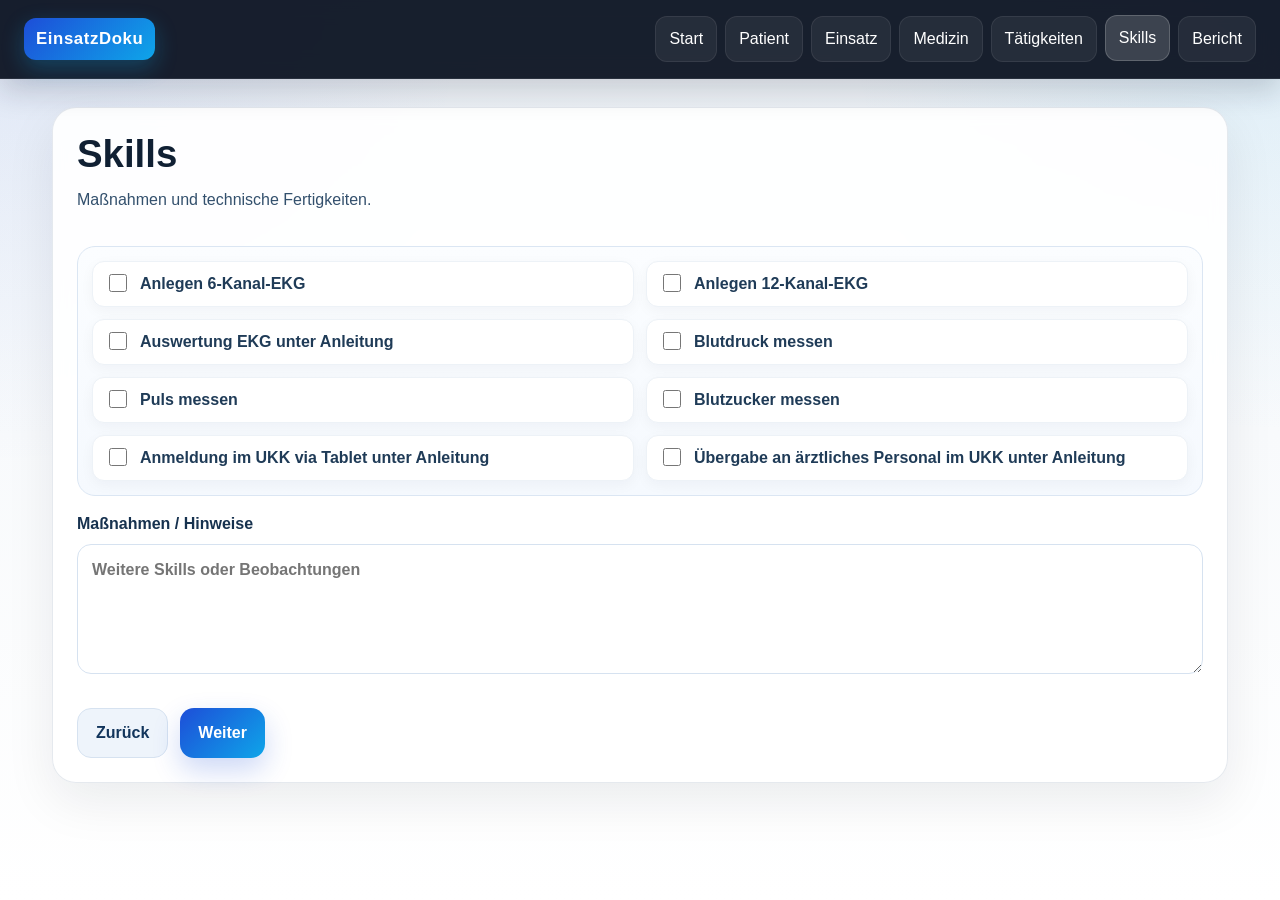
<file: skills.html>
<!DOCTYPE html>
<html lang="de">
<head>
  <meta charset="UTF-8" />
  <meta name="viewport" content="width=device-width, initial-scale=1.0" />
  <title>Skills</title>
  <link rel="stylesheet" href="styles.css" />
</head>
<body>
  <header class="topbar">
    <div class="brand">EinsatzDoku</div>
    <nav class="topnav">
      <a href="index.html">Start</a>
      <a href="patienten.html">Patient</a>
      <a href="einsatz.html">Einsatz</a>
      <a href="medizin.html">Medizin</a>
      <a href="taetigkeiten.html">Tätigkeiten</a>
      <a class="active" href="skills.html">Skills</a>
      <a href="bericht.html">Bericht</a>
    </nav>
  </header>

  <main class="wrap">
    <section class="card form-page">
      <div class="section-head">
        <h1>Skills</h1>
        <p>Maßnahmen und technische Fertigkeiten.</p>
      </div>

      <div class="checks cols2">
        <label><input type="checkbox" /> Anlegen 6-Kanal-EKG</label>
        <label><input type="checkbox" /> Anlegen 12-Kanal-EKG</label>
        <label><input type="checkbox" /> Auswertung EKG unter Anleitung</label>
        <label><input type="checkbox" /> Blutdruck messen</label>
        <label><input type="checkbox" /> Puls messen</label>
        <label><input type="checkbox" /> Blutzucker messen</label>
        <label><input type="checkbox" /> Anmeldung im UKK via Tablet unter Anleitung</label>
        <label><input type="checkbox" /> Übergabe an ärztliches Personal im UKK unter Anleitung</label>
      </div>

      <label>Maßnahmen / Hinweise<textarea placeholder="Weitere Skills oder Beobachtungen"></textarea></label>

      <div class="page-actions">
        <a class="btn ghost" href="taetigkeiten.html">Zurück</a>
        <a class="btn" href="bericht.html">Weiter</a>
      </div>
    </section>
  </main>
</body>
</html>
</file>
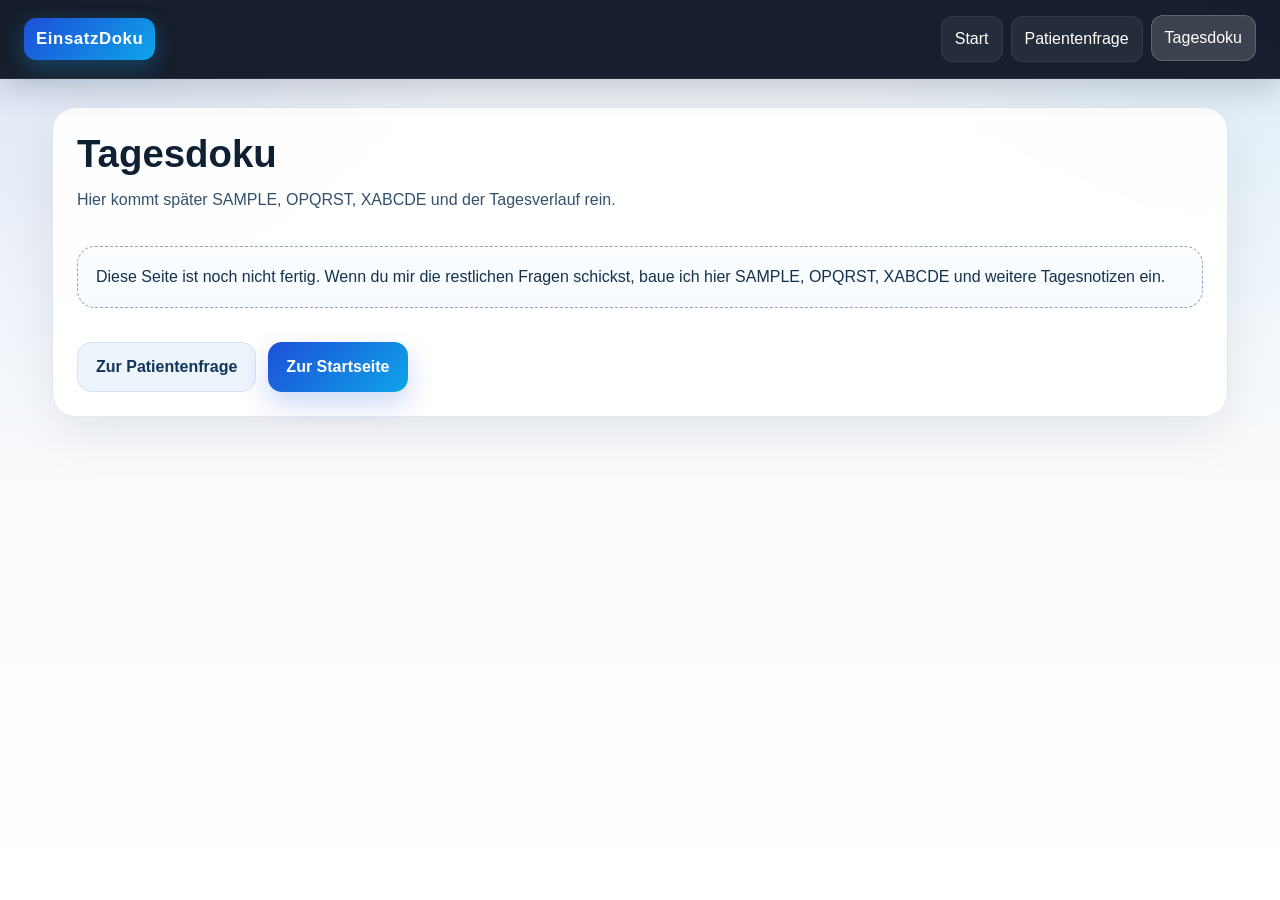
<file: tagesdoku.html>
<!DOCTYPE html>
<html lang="de">
<head>
  <meta charset="UTF-8" />
  <meta name="viewport" content="width=device-width, initial-scale=1.0" />
  <title>Tagesdoku</title>
  <link rel="stylesheet" href="styles.css" />
  <script defer src="script.js"></script>
</head>
<body>
  <header class="topbar">
    <div class="brand">EinsatzDoku</div>
    <nav class="topnav">
      <a href="index.html">Start</a>
      <a href="patientenfrage.html">Patientenfrage</a>
      <a class="active" href="tagesdoku.html">Tagesdoku</a>
    </nav>
  </header>

  <main class="wrap">
    <section class="card form-page">
      <div class="section-head">
        <h1>Tagesdoku</h1>
        <p>Hier kommt später SAMPLE, OPQRST, XABCDE und der Tagesverlauf rein.</p>
      </div>

      <div class="placeholder-box">
        Diese Seite ist noch nicht fertig. Wenn du mir die restlichen Fragen schickst, baue ich hier SAMPLE, OPQRST, XABCDE und weitere Tagesnotizen ein.
      </div>

      <div class="page-actions">
        <a class="btn ghost" href="patientenfrage.html">Zur Patientenfrage</a>
        <a class="btn" href="index.html">Zur Startseite</a>
      </div>
    </section>
  </main>
</body>
</html>
</file>
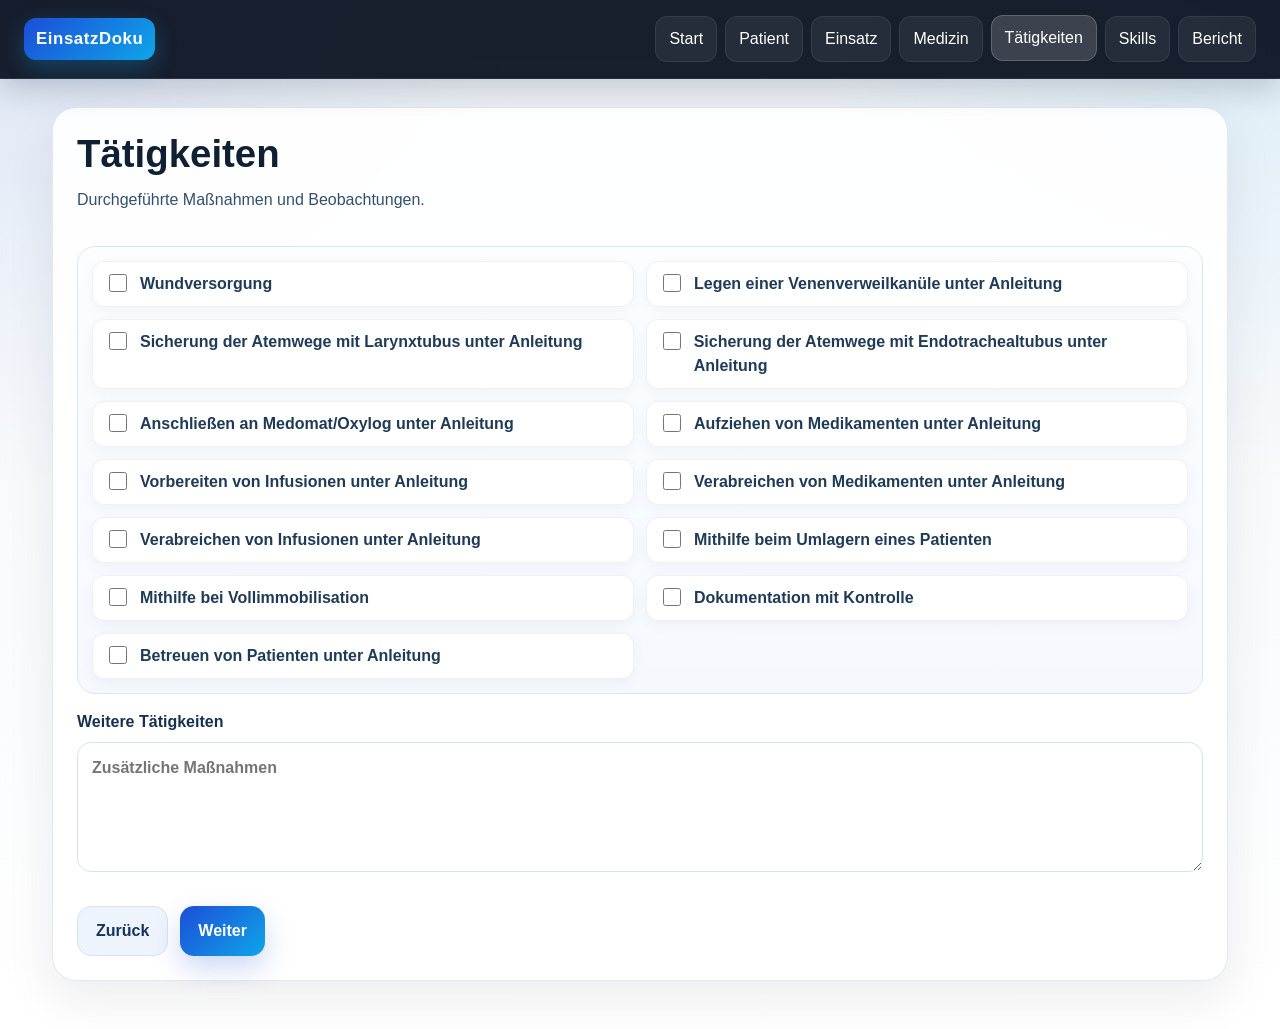
<file: tätigkeiten.html>
<!DOCTYPE html>
<html lang="de">
<head>
  <meta charset="UTF-8" />
  <meta name="viewport" content="width=device-width, initial-scale=1.0" />
  <title>Tätigkeiten</title>
  <link rel="stylesheet" href="styles.css" />
</head>
<body>
  <header class="topbar">
    <div class="brand">EinsatzDoku</div>
    <nav class="topnav">
      <a href="index.html">Start</a>
      <a href="patienten.html">Patient</a>
      <a href="einsatz.html">Einsatz</a>
      <a href="medizin.html">Medizin</a>
      <a class="active" href="taetigkeiten.html">Tätigkeiten</a>
      <a href="skills.html">Skills</a>
      <a href="bericht.html">Bericht</a>
    </nav>
  </header>

  <main class="wrap">
    <section class="card form-page">
      <div class="section-head">
        <h1>Tätigkeiten</h1>
        <p>Durchgeführte Maßnahmen und Beobachtungen.</p>
      </div>

      <div class="checks cols2">
        <label><input type="checkbox" /> Wundversorgung</label>
        <label><input type="checkbox" /> Legen einer Venenverweilkanüle unter Anleitung</label>
        <label><input type="checkbox" /> Sicherung der Atemwege mit Larynxtubus unter Anleitung</label>
        <label><input type="checkbox" /> Sicherung der Atemwege mit Endotrachealtubus unter Anleitung</label>
        <label><input type="checkbox" /> Anschließen an Medomat/Oxylog unter Anleitung</label>
        <label><input type="checkbox" /> Aufziehen von Medikamenten unter Anleitung</label>
        <label><input type="checkbox" /> Vorbereiten von Infusionen unter Anleitung</label>
        <label><input type="checkbox" /> Verabreichen von Medikamenten unter Anleitung</label>
        <label><input type="checkbox" /> Verabreichen von Infusionen unter Anleitung</label>
        <label><input type="checkbox" /> Mithilfe beim Umlagern eines Patienten</label>
        <label><input type="checkbox" /> Mithilfe bei Vollimmobilisation</label>
        <label><input type="checkbox" /> Dokumentation mit Kontrolle</label>
        <label><input type="checkbox" /> Betreuen von Patienten unter Anleitung</label>
      </div>

      <label>Weitere Tätigkeiten<textarea placeholder="Zusätzliche Maßnahmen"></textarea></label>

      <div class="page-actions">
        <a class="btn ghost" href="medizin.html">Zurück</a>
        <a class="btn" href="skills.html">Weiter</a>
      </div>
    </section>
  </main>
</body>
</html>
</file>
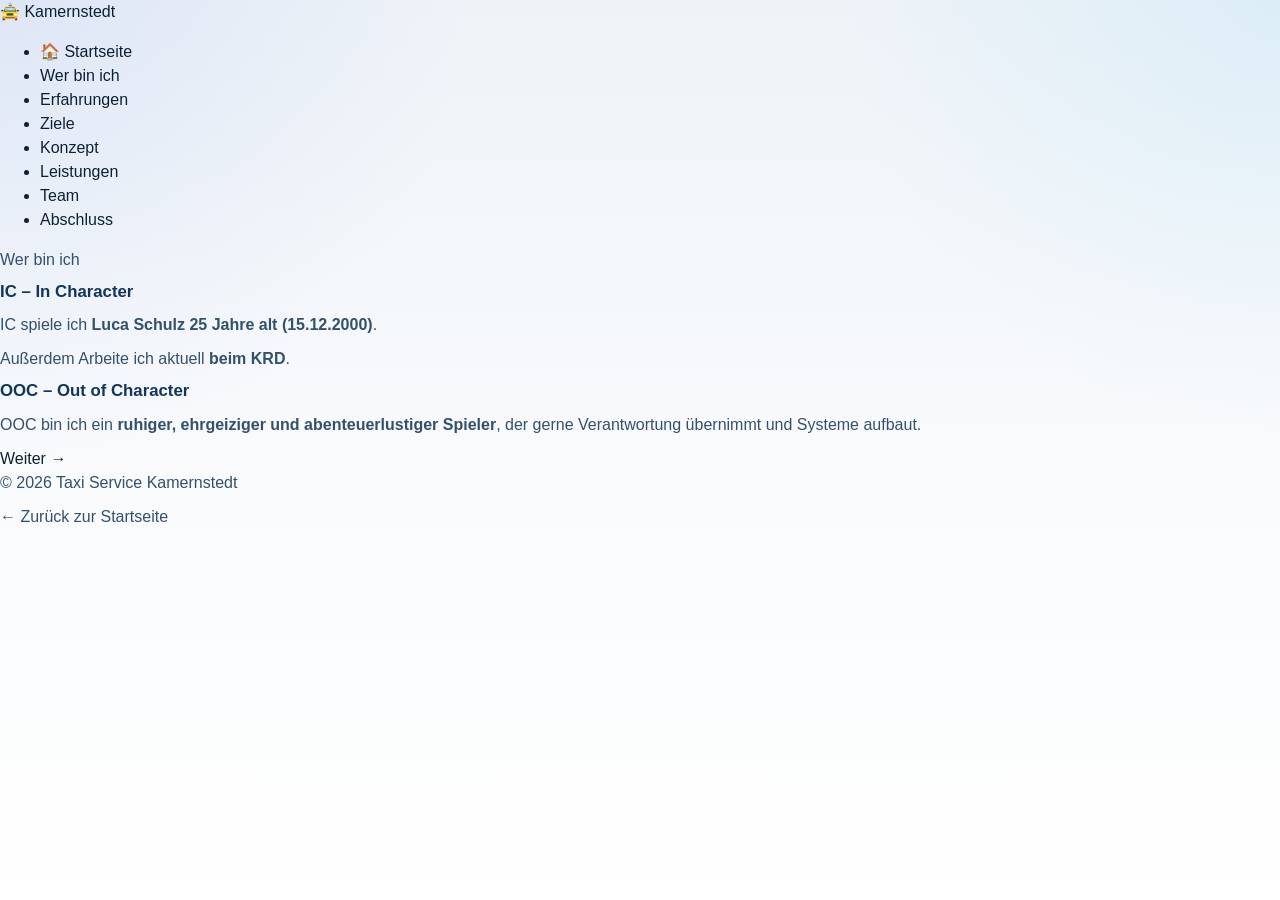
<file: wer-bin-ich.html>
<!DOCTYPE html>
<html lang="de">
<head>
    <meta charset="UTF-8">
    <meta name="viewport" content="width=device-width, initial-scale=1.0">
    <title>Wer bin ich | Taxi Service Kamernstedt</title>
    <link rel="stylesheet" href="styles.css">
</head>
<body>
    <header class="site-header">
<nav class="navbar">
    <a class="logo" href="index.html">🚖 Kamernstedt</a>
    <ul class="nav-links">
        <li><a href="index.html" class="home-btn">🏠 Startseite</a></li>
        <li><a href="wer-bin-ich.html">Wer bin ich</a></li>
        <li><a href="erfahrungen.html">Erfahrungen</a></li>
        <li><a href="ziele.html">Ziele</a></li>
        <li><a href="konzept.html">Konzept</a></li>
        <li><a href="leistungen.html">Leistungen</a></li>
        <li><a href="team.html">Team</a></li>
        <li><a href="abschluss.html">Abschluss</a></li>
    </ul>
</nav>
            </ul>
        </nav>
    </header>

    <main>
        <section class="section page-section">
            <div class="container">
                <p class="section-kicker">Wer bin ich</p>
                <div class="two-column">
                    <div class="content-box">
                        <h3>IC – In Character</h3>
                        <p>IC spiele ich <strong>Luca Schulz 25 Jahre alt (15.12.2000)</strong>.</p>
                         <p>Außerdem Arbeite ich aktuell <strong>beim KRD</strong>.</p>
                    </div>
                    <div class="content-box">
                        <h3>OOC – Out of Character</h3>
                        <p>OOC bin ich ein <strong>ruhiger, ehrgeiziger und abenteuerlustiger Spieler</strong>, der gerne Verantwortung übernimmt und Systeme aufbaut.</p>
                    </div>
                </div>
                <a href="erfahrungen.html" class="cta-button next-page">Weiter →</a>
            </div>
        </section>
    </main>

    <footer class="site-footer">
        <div class="container footer-inner">
            <p>© 2026 Taxi Service Kamernstedt</p>
            <p><a href="index.html">← Zurück zur Startseite</a></p>
        </div>
    </footer>
</body>
</html>
</file>
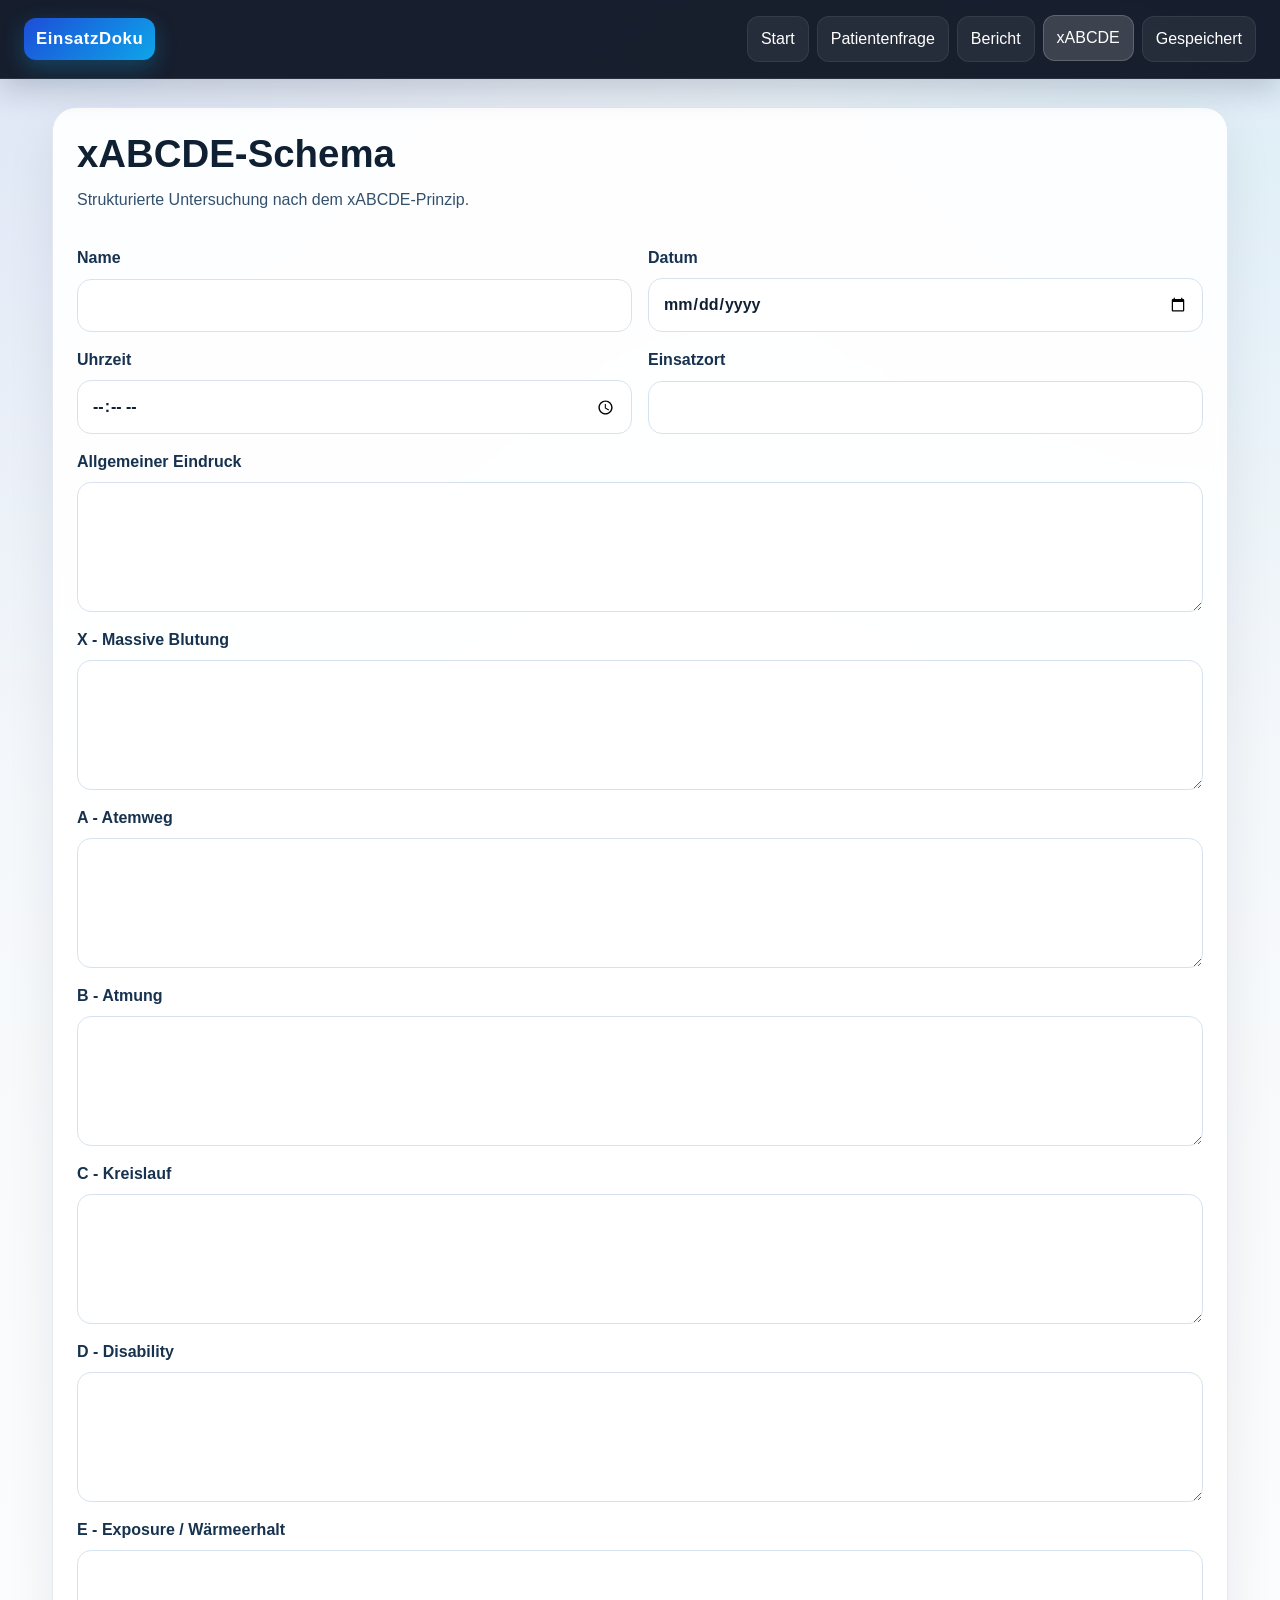
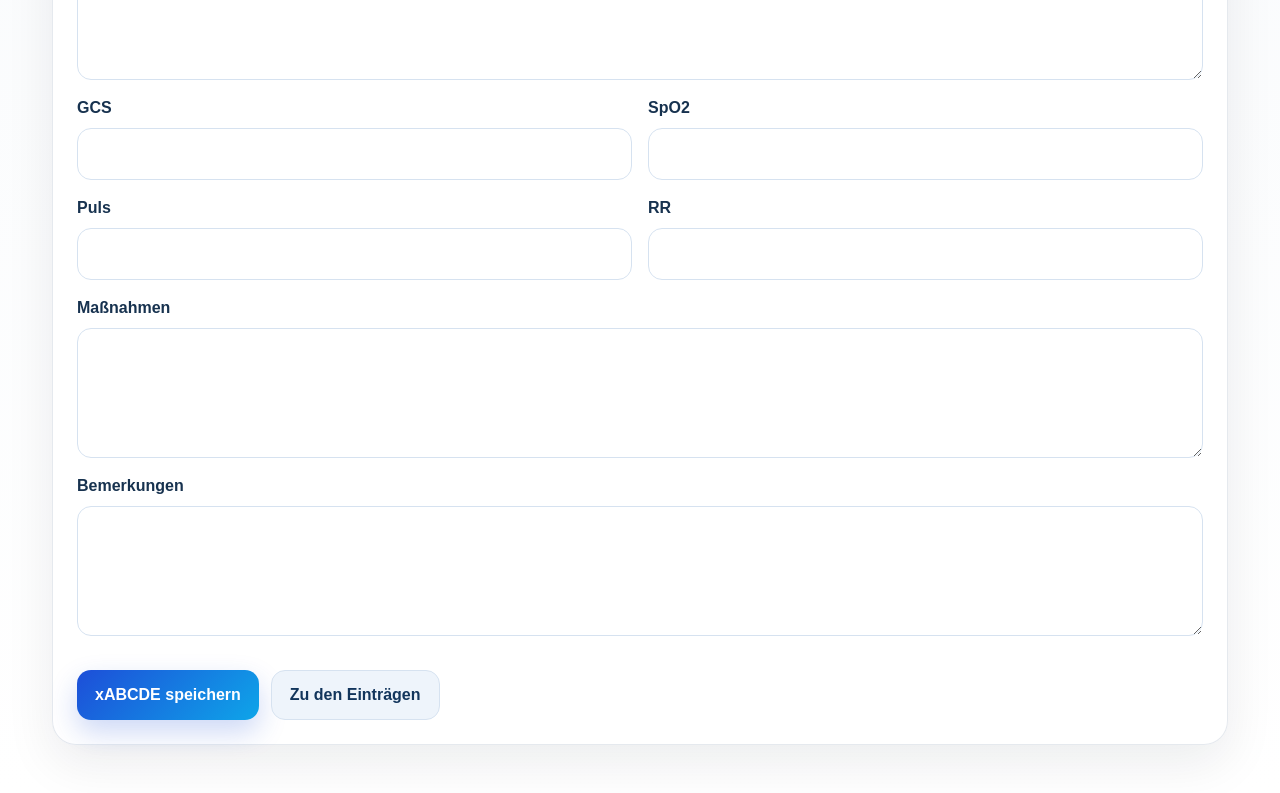
<file: xabcde.html>
<!DOCTYPE html>
<html lang="de">
<head>
  <meta charset="UTF-8" />
  <meta name="viewport" content="width=device-width, initial-scale=1.0" />
  <title>xABCDE</title>
  <link rel="stylesheet" href="styles.css" />
  <script defer src="script.js"></script>
</head>
<body>
  <header class="topbar">
    <div class="brand">EinsatzDoku</div>
    <nav class="topnav">
      <a href="index.html">Start</a>
      <a href="patientenfrage.html">Patientenfrage</a>
      <a href="bericht.html">Bericht</a>
      <a class="active" href="xabcde.html">xABCDE</a>
      <a href="gespeichert.html">Gespeichert</a>
    </nav>
  </header>

  <main class="wrap">
    <section class="card form-page">
      <div class="section-head">
        <h1>xABCDE-Schema</h1>
        <p>Strukturierte Untersuchung nach dem xABCDE-Prinzip.</p>
      </div>

      <form id="xabcdeForm" class="form-stack">
        <div class="form-grid">
          <label>Name<input name="name" type="text" /></label>
          <label>Datum<input name="datum" type="date" /></label>
          <label>Uhrzeit<input name="uhrzeit" type="time" /></label>
          <label>Einsatzort<input name="ort" type="text" /></label>
        </div>

        <label>Allgemeiner Eindruck<textarea name="allgemeiner_eindruck"></textarea></label>
        <label>X - Massive Blutung<textarea name="x"></textarea></label>
        <label>A - Atemweg<textarea name="a"></textarea></label>
        <label>B - Atmung<textarea name="b"></textarea></label>
        <label>C - Kreislauf<textarea name="c"></textarea></label>
        <label>D - Disability<textarea name="d"></textarea></label>
        <label>E - Exposure / Wärmeerhalt<textarea name="e"></textarea></label>

        <div class="form-grid">
          <label>GCS<input name="gcs" type="text" /></label>
          <label>SpO2<input name="spo2" type="text" /></label>
          <label>Puls<input name="puls" type="text" /></label>
          <label>RR<input name="rr" type="text" /></label>
        </div>

        <label>Maßnahmen<textarea name="massnahmen"></textarea></label>
        <label>Bemerkungen<textarea name="bemerkungen"></textarea></label>

        <div class="page-actions">
          <button class="btn" type="submit">xABCDE speichern</button>
          <a class="btn ghost" href="gespeichert.html">Zu den Einträgen</a>
        </div>
      </form>
    </section>
  </main>
</body>
</html>
</file>
<file: styles.css>
:root {
  --bg: #eef3f8;
  --bg-soft: #f8fafc;
  --surface: rgba(255, 255, 255, 0.92);
  --surface-strong: #ffffff;
  --surface-alt: #f6f9fd;
  --border: rgba(148, 163, 184, 0.24);
  --border-strong: #dbe6f3;
  --text: #102033;
  --muted: #4b6b86;
  --muted-2: #6b8197;
  --primary: #1d4ed8;
  --primary-2: #0ea5e9;
  --primary-soft: #e8f1fb;
  --danger: #b91c1c;
  --danger-soft: #fee2e2;
  --shadow: 0 18px 50px rgba(15, 23, 42, 0.08);
  --shadow-2: 0 12px 28px rgba(29, 78, 216, 0.22);
  --radius-xl: 24px;
  --radius-lg: 18px;
  --radius-md: 14px;
  --radius-sm: 12px;
}

*,
*::before,
*::after {
  box-sizing: border-box;
}

html {
  scroll-behavior: smooth;
}

body {
  margin: 0;
  font-family: Arial, Helvetica, sans-serif;
  min-height: 100vh;
  color: var(--text);
  line-height: 1.5;
  background:
    radial-gradient(circle at top left, rgba(29, 78, 216, 0.08), transparent 30%),
    radial-gradient(circle at top right, rgba(14, 165, 233, 0.08), transparent 28%),
    linear-gradient(180deg, var(--bg) 0%, var(--bg-soft) 48%, #ffffff 100%);
}

a {
  color: inherit;
  text-decoration: none;
}

button,
input,
textarea {
  font: inherit;
}

img {
  max-width: 100%;
  display: block;
}

.topbar {
  position: sticky;
  top: 0;
  z-index: 20;
  display: flex;
  align-items: center;
  justify-content: space-between;
  gap: 16px;
  flex-wrap: wrap;
  padding: 16px 24px;
  color: #fff;
  background: rgba(10, 18, 32, 0.94);
  border-bottom: 1px solid rgba(255, 255, 255, 0.08);
  box-shadow: 0 12px 30px rgba(15, 23, 42, 0.18);
  backdrop-filter: blur(10px);
}

.brand {
  font-weight: 800;
  letter-spacing: 0.6px;
  font-size: 1.05rem;
  padding: 8px 12px;
  border-radius: 12px;
  background: linear-gradient(135deg, var(--primary), var(--primary-2));
  box-shadow: 0 8px 22px rgba(14, 165, 233, 0.28);
}

.topnav {
  display: flex;
  gap: 8px;
  flex-wrap: wrap;
}

.topnav a {
  padding: 10px 13px;
  border-radius: 12px;
  background: rgba(255, 255, 255, 0.06);
  border: 1px solid rgba(255, 255, 255, 0.08);
  transition: transform 0.2s ease, background 0.2s ease, border-color 0.2s ease;
}

.topnav a:hover,
.topnav a.active {
  background: rgba(255, 255, 255, 0.16);
  border-color: rgba(255, 255, 255, 0.18);
  transform: translateY(-1px);
}

.wrap {
  max-width: 1220px;
  margin: 0 auto;
  padding: 28px 22px 48px;
  display: grid;
  gap: 22px;
}

.card,
.hero {
  background: var(--surface);
  border: 1px solid var(--border);
  border-radius: var(--radius-xl);
  box-shadow: var(--shadow);
  backdrop-filter: blur(8px);
}

.card {
  padding: 24px;
}

.hero {
  min-height: 280px;
  padding: 30px;
  display: flex;
  flex-direction: column;
  justify-content: center;
  position: relative;
  overflow: hidden;
}

.hero::before {
  content: "";
  position: absolute;
  inset: auto -120px -120px auto;
  width: 280px;
  height: 280px;
  border-radius: 50%;
  background: radial-gradient(circle, rgba(14, 165, 233, 0.18) 0%, rgba(14, 165, 233, 0) 70%);
  pointer-events: none;
}

.eyebrow {
  display: inline-flex;
  width: fit-content;
  padding: 6px 10px;
  border-radius: 999px;
  background: var(--primary-soft);
  color: var(--primary);
  font-size: 0.85rem;
  font-weight: 700;
  margin-bottom: 12px;
}

h1,
h2,
h3 {
  margin: 0 0 12px;
  line-height: 1.15;
}

h1 {
  font-size: clamp(2rem, 3vw, 3rem);
}

h2 {
  font-size: 1.35rem;
  color: #12355c;
}

h3 {
  font-size: 1.05rem;
  color: #12355c;
}

p {
  margin: 0 0 10px;
  color: #33506d;
}

.hero-actions,
.page-actions {
  display: flex;
  gap: 12px;
  flex-wrap: wrap;
  margin-top: 18px;
}

.btn {
  display: inline-flex;
  align-items: center;
  justify-content: center;
  border: none;
  border-radius: 14px;
  padding: 12px 18px;
  background: linear-gradient(135deg, var(--primary), var(--primary-2));
  color: #fff;
  font-weight: 700;
  box-shadow: var(--shadow-2);
  transition: transform 0.2s ease, box-shadow 0.2s ease, opacity 0.2s ease, background 0.2s ease;
  cursor: pointer;
}

.btn:hover {
  transform: translateY(-2px);
  box-shadow: 0 16px 32px rgba(29, 78, 216, 0.3);
}

.btn:active {
  transform: translateY(0);
  opacity: 0.95;
}

.btn.ghost {
  background: #eef4fb;
  color: #12355c;
  box-shadow: none;
  border: 1px solid #d6e2f0;
}

.btn.ghost:hover {
  background: #e6eef8;
}

.section-head {
  margin-bottom: 18px;
}

.section-head p {
  margin-bottom: 0;
}

.nav-grid {
  display: grid;
  gap: 16px;
}

.nav-grid.two {
  grid-template-columns: repeat(2, minmax(0, 1fr));
}

.nav-card {
  display: flex;
  flex-direction: column;
  gap: 10px;
  padding: 20px;
  border-radius: 18px;
  background: linear-gradient(180deg, #ffffff, var(--surface-alt));
  border: 1px solid var(--border-strong);
  box-shadow: 0 10px 24px rgba(15, 23, 42, 0.06);
  transition: transform 0.2s ease, box-shadow 0.2s ease, border-color 0.2s ease;
  min-height: 150px;
}

.nav-card:hover {
  transform: translateY(-4px);
  box-shadow: 0 16px 32px rgba(15, 23, 42, 0.12);
  border-color: #93c5fd;
}

.nav-icon {
  width: 38px;
  height: 38px;
  border-radius: 12px;
  display: grid;
  place-items: center;
  background: var(--primary-soft);
  color: var(--primary);
  font-weight: 800;
}

.nav-title {
  font-size: 1.05rem;
  font-weight: 800;
  color: #12355c;
}

.nav-text {
  font-size: 0.95rem;
  color: var(--muted);
}

.form-page {
  display: grid;
  gap: 16px;
}

.form-stack {
  display: grid;
  gap: 16px;
}

.form-grid {
  display: grid;
  grid-template-columns: repeat(2, minmax(0, 1fr));
  gap: 16px;
}

label {
  display: grid;
  gap: 8px;
  font-weight: 700;
  color: #17324f;
}

input,
textarea {
  width: 100%;
  padding: 13px 14px;
  border: 1px solid #d6e2f0;
  border-radius: 14px;
  background: var(--surface-strong);
  color: var(--text);
  outline: none;
  transition: border-color 0.2s ease, box-shadow 0.2s ease, transform 0.2s ease;
}

input:focus,
textarea:focus {
  border-color: #60a5fa;
  box-shadow: 0 0 0 4px rgba(96, 165, 250, 0.16);
}

textarea {
  min-height: 130px;
  resize: vertical;
}

.checks {
  display: grid;
  gap: 12px;
  padding: 14px;
  border: 1px solid #dbe6f3;
  background: linear-gradient(180deg, #fbfdff, #f5f9fe);
  border-radius: 18px;
}

.checks.cols2 {
  grid-template-columns: repeat(2, minmax(0, 1fr));
}

.checks label {
  display: flex;
  align-items: flex-start;
  gap: 10px;
  font-weight: 600;
  color: #1f3b57;
  padding: 10px 12px;
  border-radius: 12px;
  background: #fff;
  border: 1px solid #edf2f7;
  box-shadow: 0 4px 14px rgba(15, 23, 42, 0.04);
}

.checks input {
  width: 18px;
  height: 18px;
  margin-top: 2px;
  accent-color: var(--primary);
}

.saved-list {
  display: grid;
  gap: 14px;
}

.saved-item {
  padding: 18px;
  border: 1px solid #dbe6f3;
  border-radius: 18px;
  background: linear-gradient(180deg, #fbfdff, #f7fbff);
  box-shadow: 0 8px 20px rgba(15, 23, 42, 0.05);
}

.saved-item-head {
  display: flex;
  justify-content: space-between;
  align-items: center;
  gap: 12px;
  margin-bottom: 10px;
}

.delete-btn {
  border: none;
  border-radius: 999px;
  padding: 9px 14px;
  background: var(--danger-soft);
  color: var(--danger);
  font-weight: 700;
  cursor: pointer;
  transition: transform 0.2s ease, background 0.2s ease;
}

.delete-btn:hover {
  transform: translateY(-1px);
  background: #fecaca;
}

.saved-item h3 {
  margin: 0;
  color: #12355c;
}

.saved-item .meta {
  font-size: 0.92rem;
  color: var(--muted-2);
  margin-bottom: 10px;
}

.saved-grid {
  display: grid;
  grid-template-columns: repeat(2, minmax(0, 1fr));
  gap: 10px;
}

.saved-field {
  padding: 10px 12px;
  border-radius: 12px;
  background: #fff;
  border: 1px solid #edf2f7;
  overflow-wrap: anywhere;
}

.saved-field strong {
  display: block;
  color: var(--primary);
  margin-bottom: 4px;
}

.placeholder-box {
  padding: 18px;
  border: 1px dashed #94a3b8;
  border-radius: 18px;
  background: linear-gradient(180deg, #fbfdff, #f7fbff);
  color: #14324d;
}

.switcher {
  display: flex;
  gap: 10px;
  flex-wrap: wrap;
}

.tab-btn {
  border: none;
  border-radius: 999px;
  padding: 10px 14px;
  background: #eef4fb;
  color: #12355c;
  font-weight: 700;
  cursor: pointer;
  transition: transform 0.2s ease, background 0.2s ease, color 0.2s ease;
}

.tab-btn:hover {
  transform: translateY(-1px);
}

.tab-btn.active {
  background: linear-gradient(135deg, var(--primary), var(--primary-2));
  color: #fff;
}

@media (max-width: 900px) {
  .nav-grid.two,
  .form-grid,
  .checks.cols2,
  .saved-grid {
    grid-template-columns: 1fr;
  }

  .topbar {
    position: static;
  }

  .wrap {
    padding: 18px;
  }

  .saved-item-head {
    flex-direction: column;
    align-items: flex-start;
  }
}

@media (max-width: 560px) {
  .card,
  .hero {
    border-radius: 18px;
  }

  .topbar {
    padding: 14px 16px;
  }

  .brand {
    width: 100%;
    text-align: center;
  }

  .topnav {
    width: 100%;
  }

  .topnav a {
    flex: 1 1 auto;
    text-align: center;
  }

  .btn,
  .tab-btn,
  .delete-btn {
    width: 100%;
  }

  .hero-actions,
  .page-actions,
  .switcher {
    width: 100%;
  }
}

@media print {
  body {
    background: #fff;
    color: #000;
  }

  .topbar,
  .hero-actions,
  .page-actions,
  .switcher {
    display: none !important;
  }

  .card,
  .hero {
    box-shadow: none;
    border: none;
    background: #fff;
    padding: 0;
  }

  .wrap {
    max-width: none;
    padding: 0;
  }
}
</file>
